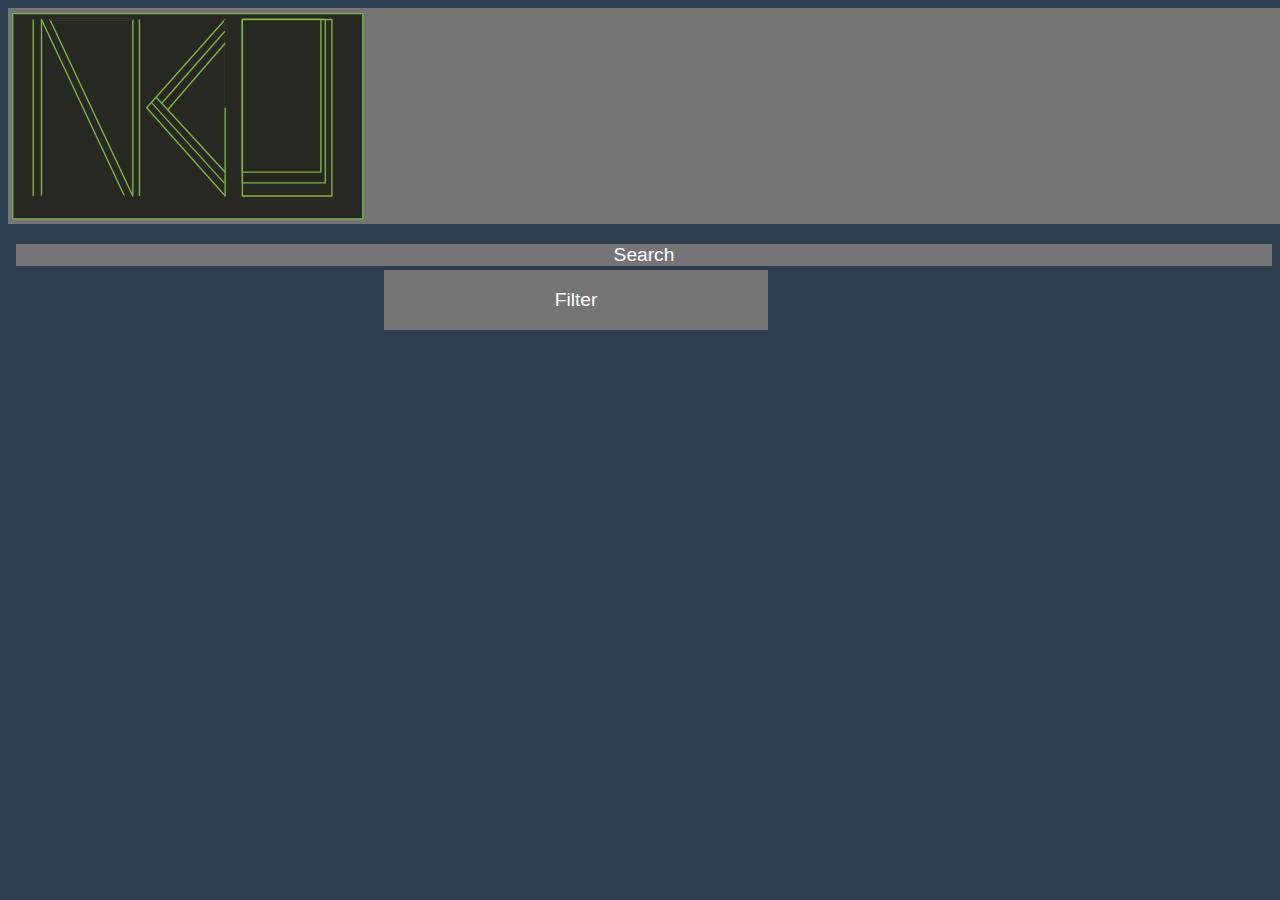
<file: ngo/menu.html>
<!DOCTYPE html PUBLIC "-//W3C//DTD XHTML 1.0 Strict//EN" "http://www.w3.org/TR/xhtml1/DTD/xhtml1-strict.dtd">
<html xmlns="http://www.w3.org/1999/xhtml" xmlns:v="urn:schemas-microsoft-com:vml">
	<head>
		<title>NGO Site</title>
		<link rel="stylesheet" type="text/css" href="../css/style.css" />
		<meta http-equiv="content-type" content="text/html; charset=utf-8"/>
		<script type="text/javascript" src="//maps.google.com/maps/api/js?sensor=false"></script>
		<script type="text/javascript" src="../js/jquery-1.10.2.js"></script>
		<script type="text/javascript" src="map.js"></script>
	</head>
	<body>
		<div id="titlebar" align="center"></div>
		<div id="toolbar" align="center"><p>Search</p></div>
		<div id="filter" align="center"><p>Filter</p></div>
	</body>
</html>
</file>
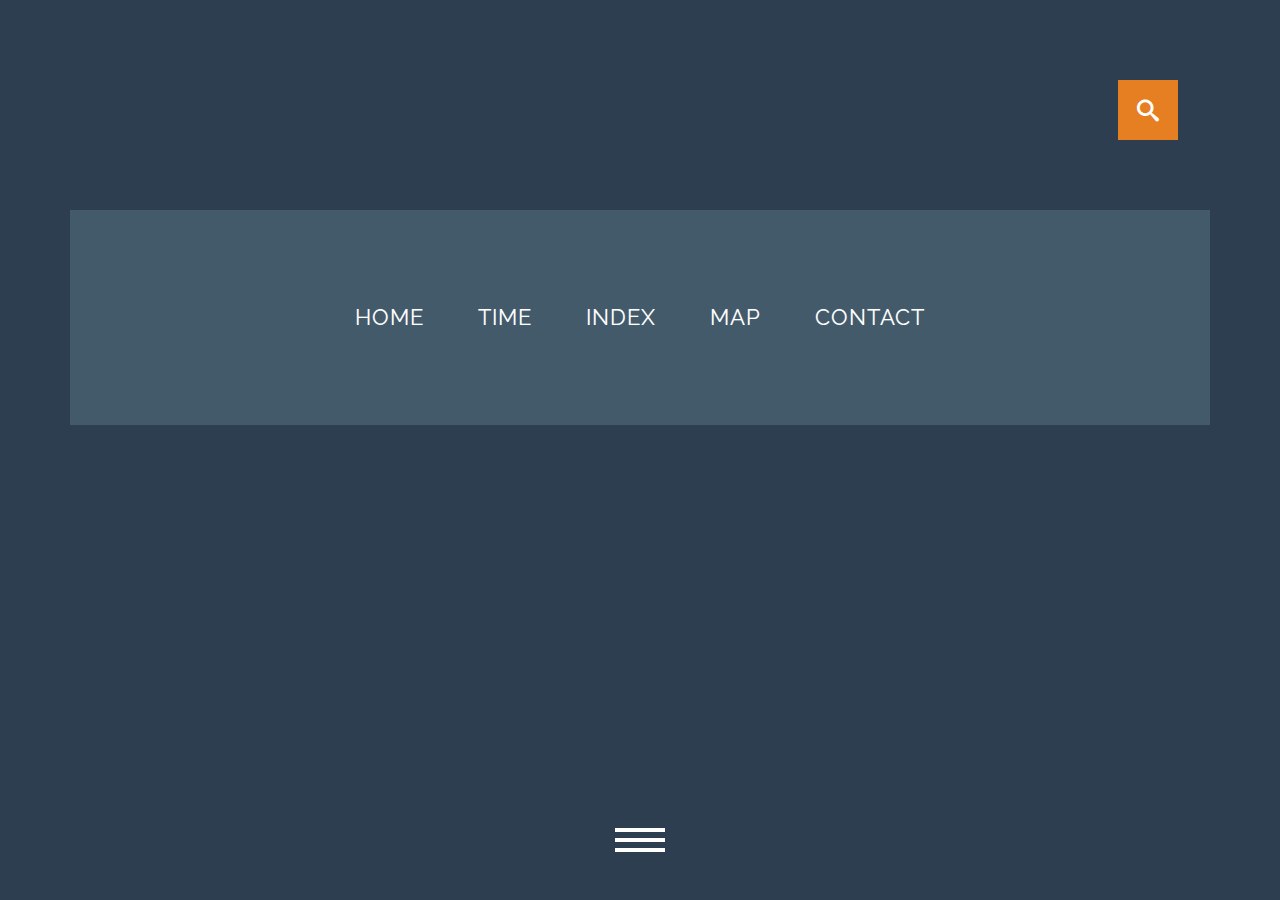
<file: ngo/siteMap.html>
<!DOCTYPE html>
<html lang="en">
	<head>
		<meta charset="UTF-8" />
		<title>Sitemap</title>
		<meta http-equiv="X-UA-Compatible" content="IE=edge,chrome=1">
		<meta name="viewport" content="width=device-width, initial-scale=1.0">
		<link rel="stylesheet" type="text/css" href="../css/uisearch/default.css" />
		<link rel="stylesheet" type="text/css" href="../css/uisearch/component.css" />
		<link rel="stylesheet" type="text/css" href="../css/menucss/normalize.css" />
		<link rel="stylesheet" type="text/css" href="../css/menucss/demo.css" />
		<link rel="stylesheet" type="text/css" href="../css/menucss/icons.css" />
		<link rel="stylesheet" type="text/css" href="../css/menucss/style3.css" />
		<link rel="stylesheet" type="text/css" href="../css/linkcss/normalize.css" />
		<link rel="stylesheet" type="text/css" href="../css/linkcss/demo.css" />
		<link rel="stylesheet" type="text/css" href="../css/linkcss/component.css" />
		<link rel="stylesheet" type="text/css" href="../css/unsemantic-grid-responsive.css" />
		<script src="../js/uisearch/modernizr.custom.js"></script>
		<script src="../js/menujs/modernizr.custom.js"></script>
		<script src="../js/linkjs/modernizr.custom.js"></script>
	</head>
	<body>
		<div class="container">
			<div class="column">
				<div id="sb-search" class="sb-search">
					<form>
						<input class="sb-search-input" placeholder="Enter your search term..." type="text" value="" name="search" id="search">
						<input class="sb-search-submit" type="submit" value="">
						<span class="sb-icon-search"></span>
					</form>
				</div>
			</div>
		</div>
		<div class="container">
			<section class="color-1">
				<nav class="cl-effect-12">
					<a href="#">Home</a>
					<a href="#">Time</a>
					<a href="#">Index</a>
					<a href="#">Map</a>
					<a href="#">Contact</a>
				</nav>
			</section>
			<!--
			<section class="color-8">
				<nav class="cl-effect-7">
					<a href="#">Languor</a>
					<a href="#">Lassitude</a>
					<a href="#">Murmurous</a>
					<a href="#">Palimpsest</a>
					<a href="#">Assemblage</a>
				</nav>
			</section>
			<section class="color-6">
				<nav class="cl-effect-12">
					<a href="#">Wafture</a>
					<a href="#">Sumptuous</a>
					<a href="#">Scintilla</a>
					<a href="#">Propinquity</a>
					<a href="#">Harbinger</a>
				</nav>
			</section>
			-->
		</div>
		<nav id="bt-menu" class="bt-menu">
			<a href="#" class="bt-menu-trigger"><span>Menu</span></a>
			<ul>
				<li>
					<a href="home.html" class="bt-icon icon-user-outline">Home</a>
				</li>
				<li>
					<a href="timeLine.html" class="bt-icon icon-sun">Time</a>
				</li>
				<li>
					<a href="NameIndex.html" class="bt-icon icon-windows">Index</a>
				</li>
				<li>
					<a href="showMap.html" class="bt-icon icon-bubble">Map</a>
				</li>
				<li>
					<a href="siteMap.html" class="bt-icon icon-star">Site Map</a>
				</li>
				<li>
					<a href="contact.html" class="bt-icon icon-speaker">Contact</a>
				</li>
			</ul>
		</nav>
		</div>

		<script src="../js/uisearch/classie.js"></script>
		<script src="../js/uisearch/uisearch.js"></script>
		<script src="../js/menujs/classie.js"></script>
		<script src="../js/menujs/borderMenu.js"></script>
		<script type="text/javascript" src="../js/jquery-1.10.2.js"></script>
		<script>
			new UISearch(document.getElementById('sb-search'));
		</script>
	</body>
</html>
</file>
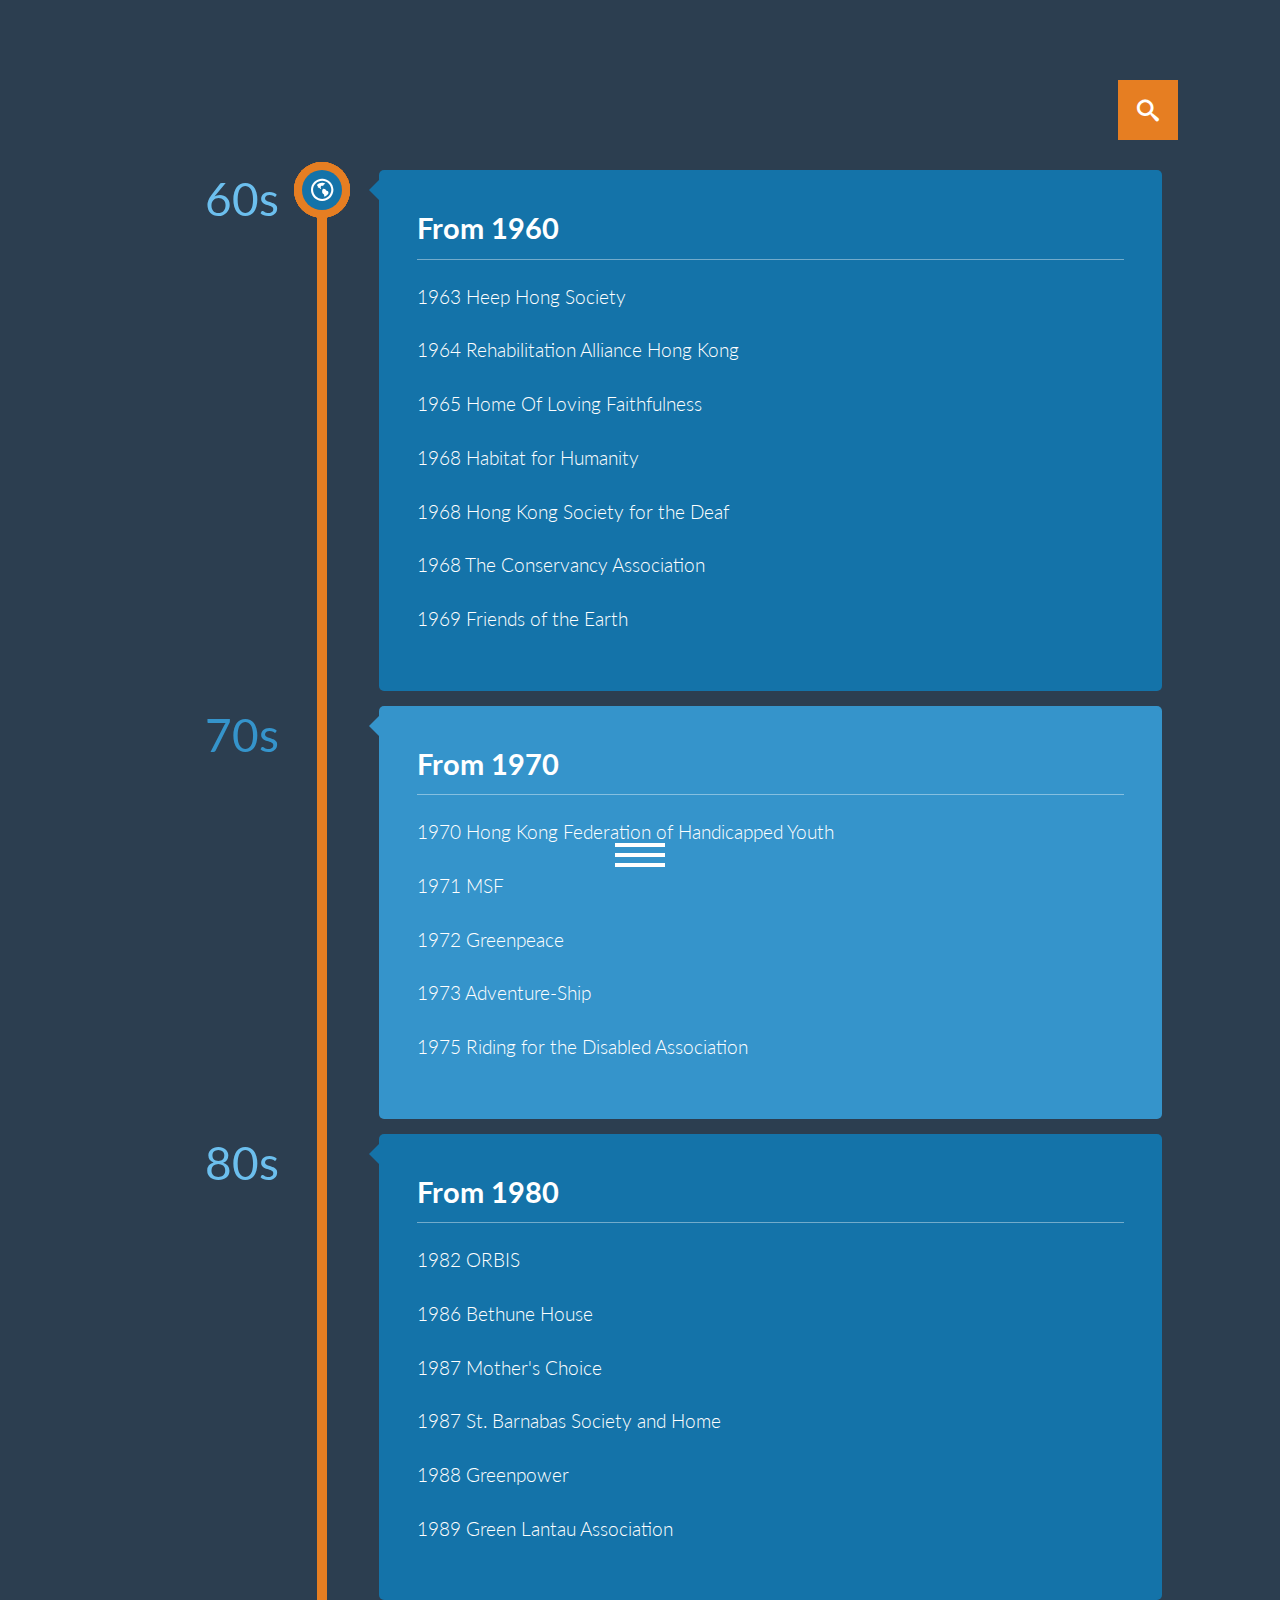
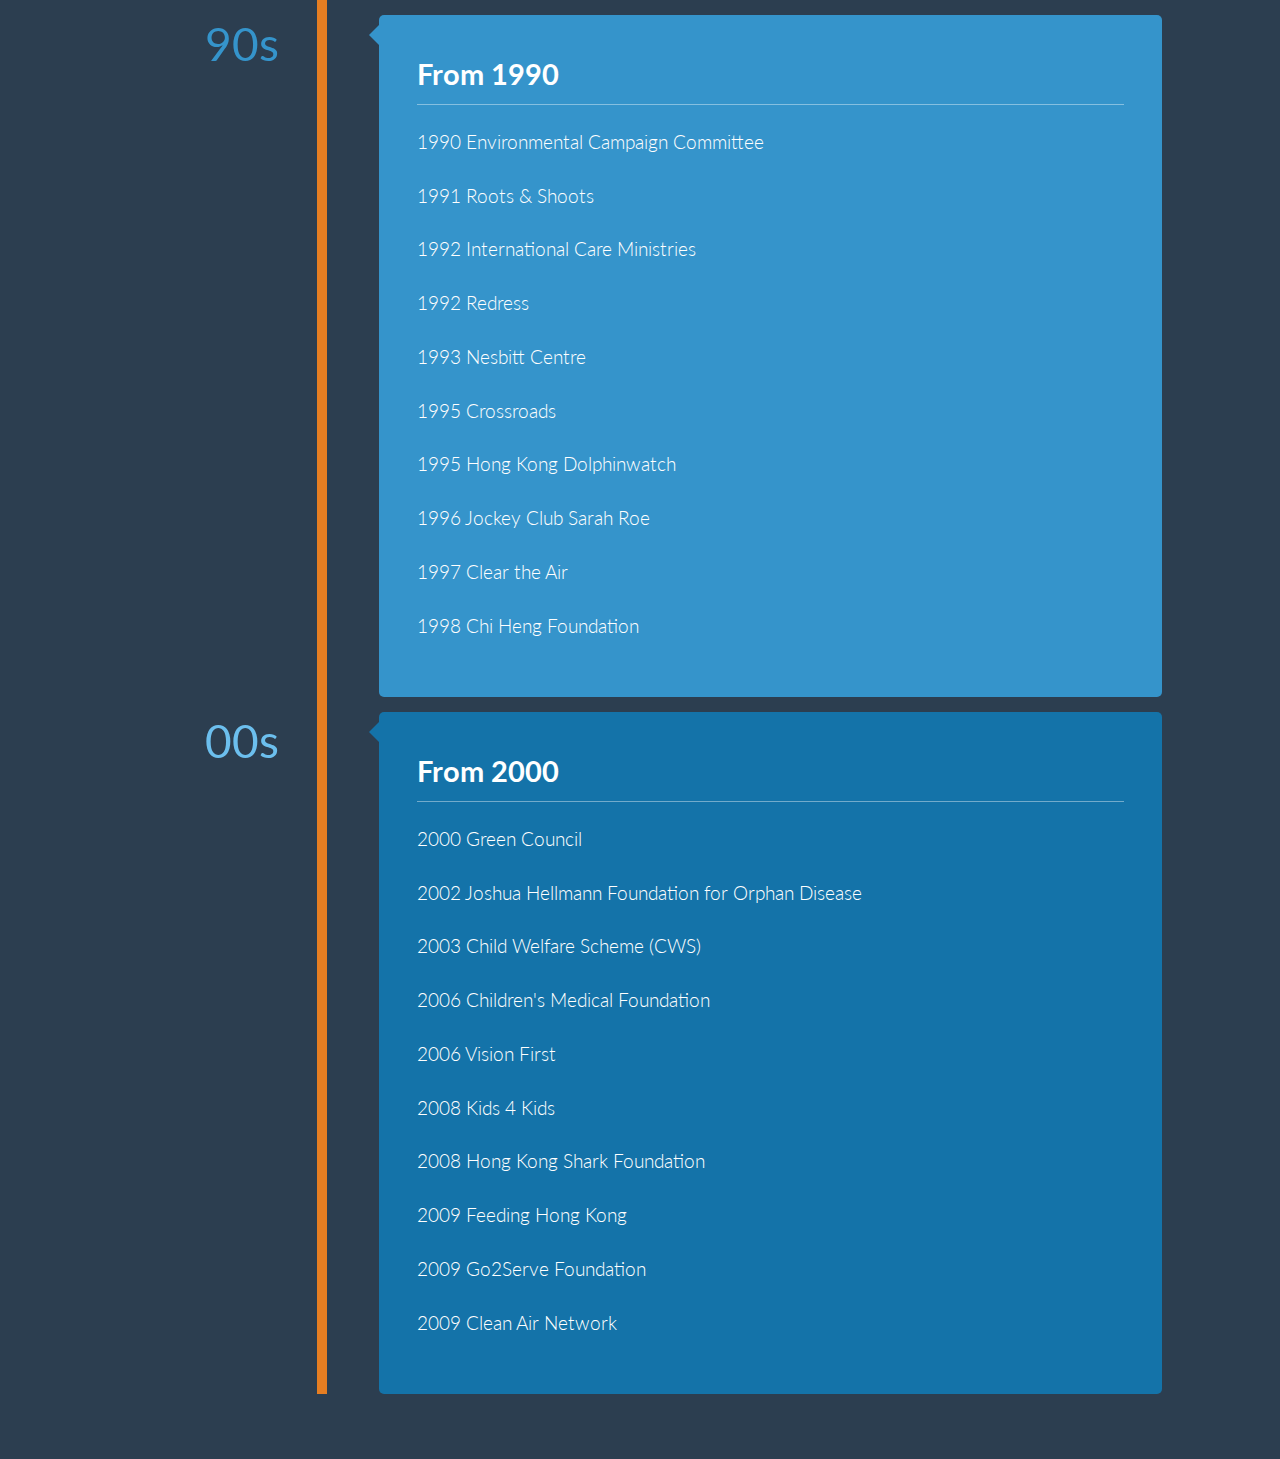
<file: ngo/timeLine.html>
<!DOCTYPE html>
<html lang="en">
	<head>
		<meta charset="UTF-8" />
		<title>Timeline</title>
		<meta http-equiv="X-UA-Compatible" content="IE=edge,chrome=1">
		<meta name="viewport" content="width=device-width, initial-scale=1.0">
		<link rel="stylesheet" type="text/css" href="../css/uisearch/default.css" />
		<link rel="stylesheet" type="text/css" href="../css/uisearch/component.css" />
		<link rel="stylesheet" type="text/css" href="../css/menucss/normalize.css" />
		<link rel="stylesheet" type="text/css" href="../css/menucss/demo.css" />
		<link rel="stylesheet" type="text/css" href="../css/menucss/icons.css" />
		<link rel="stylesheet" type="text/css" href="../css/menucss/style3.css" />
		<link rel="stylesheet" type="text/css" href="../css/timelinecss/default.css" />
		<link rel="stylesheet" type="text/css" href="../css/timelinecss/component.css" />
		<link rel="stylesheet" type="text/css" href="../css/timeline_overlay.css" />
		<link rel="stylesheet" type="text/css" href="../css/unsemantic-grid-responsive.css" />
		<script src="../js/uisearch/modernizr.custom.js"></script>
		<script src="../js/menujs/modernizr.custom.js"></script>
		<script src="../js/timelinejs/modernizr.custom.js"></script>
	</head>
	<body>
		<div class="container">
			<div class="column">
				<div id="sb-search" class="sb-search">
					<form>
						<input class="sb-search-input" placeholder="Enter your search term..." type="text" value="" name="search" id="search">
						<input class="sb-search-submit" type="submit" value="">
						<span class="sb-icon-search"></span>
					</form>
				</div>
			</div>
		</div>
		<div class="overlay"></div>
		<div class="modal">
			<div id="dialog"></div>
			<div id="divMap" style="width: 200px; height: 200px"></div>
		</div>
		<div class="main">
			<ul class="cbp_tmtimeline">
				<li>
					<time class="cbp_tmtime" datetime="1960">
						<span>60s</span>
					</time>
					<div class="cbp_tmicon cbp tmicon-earth"></div>
					<div class="cbp_tmlabel">
						<h2>From 1960</h2>
						<p>
							<div class="year" id="60_1">1963 Heep Hong Society</div>
							<br />
							<div class="year" id="60_2">1964 Rehabilitation Alliance Hong Kong</div>
							<br />
							<div class="year" id="60_3">1965 Home Of Loving Faithfulness</div>
							<br />
							<div class="year" id="60_4">1968 Habitat for Humanity</div>
							<br />
							<div class="year" id="60_5">1968 Hong Kong Society for the Deaf</div>
							<br />
							<div class="year" id="60_6">1968 The Conservancy Association</div>
							<br />
							<div class="year" id="60_7">1969 Friends of the Earth</div>
						</p>
					</div>
				</li>
				<li>
					<time class="cbp_tmtime" datetime="1970">
						<span>70s</span>
					</time>
					<div class="cbp_tmicon cbp tmicon-earth"></div>
					<div class="cbp_tmlabel">
						<h2>From 1970</h2>
						<p>
							<div class="year" id="70_1">1970 Hong Kong Federation of Handicapped Youth</div>
							<br />
							<div class="year" id="70_2">1971 MSF</div>
							<br />
							<div class="year" id="70_3">1972 Greenpeace</div>
							<br />
							<div class="year" id="70_4">1973 Adventure-Ship</div>
							<br />
							<div class="year" id="70_5">1975 Riding for the Disabled Association</div>
						</p>
					</div>
				</li>
				<li>
					<time class="cbp_tmtime" datetime="1980">
						<span>80s</span>
					</time>
					<div class="cbp_tmicon cbp_tmicon-earth"></div>
					<div class="cbp_tmlabel">
						<h2>From 1980</h2>
						<p>
							<div class="year" id="80_1">1982 ORBIS</div>
							<br />
							<div class="year" id="80_2">1986 Bethune House</div>
							<br />
							<div class="year" id="80_3">1987 Mother's Choice</div>
							<br />
							<div class="year" id="80_4">1987 St. Barnabas Society and Home</div>
							<br />
							<div class="year" id="80_5">1988 Greenpower</div>
							<br />
							<div class="year" id="80_6">1989 Green Lantau Association</div>
						</p>
					</div>
				</li>
				<li>
					<time class="cbp_tmtime" datetime="1990">
						<span>90s</span>
					</time>
					<div class="cbp_tmicon cbp_tmicon-earth"></div>
					<div class="cbp_tmlabel">
						<h2>From 1990</h2>
						<p>
							<div class="year" id="90_1">1990 Environmental Campaign Committee</div>
							<br />
							<div class="year" id="90_2">1991 Roots &amp; Shoots</div>
							<br />
							<div class="year" id="90_3">1992 International Care Ministries</div>
							<br />
							<div class="year" id="90_4">1992 Redress</div>
							<br />
							<div class="year" id="90_5">1993 Nesbitt Centre</div>
							<br />
							<div class="year" id="90_6">1995 Crossroads</div>
							<br />
							<div class="year" id="90_7">1995 Hong Kong Dolphinwatch</div>
							<br />
							<div class="year" id="90_8">1996 Jockey Club Sarah Roe</div>
							<br />
							<div class="year" id="90_9">1997 Clear the Air</div>
							<br />
							<div class="year" id="90_10">1998 Chi Heng Foundation</div>
						</p>
					</div>
				</li>
				<li>
					<time class="cbp_tmtime" datetime="2000">
						<span>00s</span>
					</time>
					<div class="cbp_tmicon cbp_tmicon-earth"></div>
					<div class="cbp_tmlabel">
						<h2>From 2000</h2>
						<p>
							<div class="year" id="00_1">2000 Green Council</div>
							<br />
							<div class="year" id="00_2">2002 Joshua Hellmann Foundation for Orphan Disease</div>
							<br />
							<div class="year" id="00_3">2003 Child Welfare Scheme (CWS)</div>
							<br />
							<div class="year" id="00_4">2006 Children's Medical Foundation</div>
							<br />
							<div class="year" id="00_5">2006 Vision First</div>
							<br />
							<div class="year" id="00_6">2008 Kids 4 Kids</div>
							<br />
							<div class="year" id="00_7">2008 Hong Kong Shark Foundation</div>
							<br />
							<div class="year" id="00_8">2009 Feeding Hong Kong</div>
							<br />
							<div class="year" id="00_9">2009 Go2Serve Foundation</div>
							<br />
							<div class="year" id="00_10">2009 Clean Air Network</div>
						</p>
					</div>
				</li>
			</ul>
		</div>

		<nav id="bt-menu" class="bt-menu">
			<a href="#" class="bt-menu-trigger"><span>Menu</span></a>
			<ul>
				<li>
					<a href="home.html" class="bt-icon icon-user-outline">Home</a>
				</li>
				<li>
					<a href="timeLine.html" class="bt-icon icon-sun">Time</a>
				</li>
				<li>
					<a href="NameIndex.html" class="bt-icon icon-windows">Index</a>
				</li>
				<li>
					<a href="showMap.html" class="bt-icon icon-bubble">Map</a>
				</li>
				<li>
					<a href="siteMap.html" class="bt-icon icon-star">Site Map</a>
				</li>
				<li>
					<a href="contact.html" class="bt-icon icon-speaker">Contact</a>
				</li>
			</ul>
		</nav>
		<script src="../js/uisearch/classie.js"></script>
		<script src="../js/uisearch/uisearch.js"></script>
		<script src="../js/menujs/classie.js"></script>
		<script src="../js/menujs/borderMenu.js"></script>
		<!--<script type="text/javascript" src="../js/jquery.ui.map.full.min.js"></script>-->
		<script type="text/javascript" src="../js/jquery-1.10.2.js"></script>
		<script type="text/javascript" src="//maps.google.com/maps/api/js?sensor=false"></script>
		<script src="createTimeline.js"></script>
		<script>
			new UISearch(document.getElementById('sb-search'));
		</script>
	</body>
</html>
</file>
<file: css/style.css>
body {
	background-color:#2c3e50;
	font-family: Trebuchet MS, Helvetica, sans-serif;
}
h1 {
	color: #DCDCDC;
}

p {
	color: #fff;
}

/****************************** menu.html ******************************/

#titlebar {
	background-color: #757575;
	background-image: url('../images/sitelogo.svg');
	background-repeat: no-repeat;
	height: 70px;
	width: 100%;
	padding-top: 10%;
	padding-left: 10%;
	padding-bottom: 20px;
}

#toolbar {
	background-color: #757575;
	font-size: 120%;
	margin-left: inherit;
}

#filter {
	background-color: #757575;
	font-size: 120%;
	position: fixed;
	top: 30%;
	left: 30%;
	width: 30%;
}

#toolbar:hover, #filter:hover {
	border: 1px solid  #7FB347;
	opacity: 0.7;
	color: #7FB347;
}
/****************************** ShowMap.html ******************************/

#map-canvas {
	margin: auto;
}

/****************************** Home.html ******************************/

#status {
	border-radius: 15px;
	background-color: #D0D0D0;
	color:#000;
	font-size: 110%;
	margin: auto;
	width: 60%;
}

#loginname {
	padding-top : 10px;
	padding-left: 10px;
}

#news {
	background: transparent;
	background-color: none;
	background-image: url('../images/news.png');
	background-position:  0px 0px;
    background-repeat: no-repeat;
    border: none;
    cursor: pointer;
    height: 50px;
    left: 80%;
    width: 50px;
    outline: 0;
    position: relative;
}

#news:hover, #logoff:hover {
	opacity: 0.5;
}

#logoff {
	background: transparent;
	background-color: none;
	background-image: url('../images/power.png');
	background-position:  0px 0px;
    background-repeat: no-repeat;
    border: none;
    cursor: pointer;
    height: 50px;
    left: 85%;
    width: 50px;
    outline: 0;
    position: relative;
}

#transp:after {
	background-color: #000
	border: 0px solid black;
	opacity: 0.6;
	filter: alpha(opacity=90);
}

/****************************** Login.html ******************************/

#ngo {
	border-radius: 15px;
	background-color: #757575;
	width: 30%;
	position: fixed;
	left: 15%;
	top: 10%;
}

#ngo:hover {
	border: 2px solid #7FB347;
	opacity: 0.9;
}

#login {
	border-radius: 15px;
	background-color: #757575;
	width: 30%;
	position: fixed;
	left: 50%;
	top: 10%;
}

#login:hover {
	border: 2px solid #7FB347;
	opacity: 0.9;
}

#oldUserName, #oldPwd, #userName, #pwd, #fullname, #phone {
	border: 1px solid #A9A9A9;
	border-radius: 5px;
	height: 30px;
	width: 90%;
	font-size: 100%;
}

#oldUserName:hover, #oldPwd:hover, #userName:hover, #pwd:hover, #fullname:hover, #phone:hover, #address:hover{
	border: 2px solid #7FB347;
}

#address {
	border: 1px solid #A9A9A9;
	border-radius: 5px;
	height: 70px;
	width: 89%;
	resize: none;
}

.mybutton {
	border: 1px solid #303030;
	background-image: url('../images/grey.png');
	border-radius: 5px;
	cursor: pointer;
	color: #fff;
	font-size: 100%;
	width: 90%;
	height: 30px;
}

#oldMember-submit:hover, #newMember-submit:hover {
	opacity: 0.5;
}

input[type='text'], input[type='password'] {
	text-align: center;
}

input[type='text']:focus, input[type='password']:focus {
	text-align: left;
}
</file>
<file: css/uisearch/default.css>
/* General Demo Style */
@import url(http://fonts.googleapis.com/css?family=Lato:300,400,700);

@font-face {
	font-family: 'codropsicons';
	src:url('../fonts/codropsicons/codropsicons.eot');
	src:url('../fonts/codropsicons/codropsicons.eot?#iefix') format('embedded-opentype'),
		url('../fonts/codropsicons/codropsicons.woff') format('woff'),
		url('../fonts/codropsicons/codropsicons.ttf') format('truetype'),
		url('../fonts/codropsicons/codropsicons.svg#codropsicons') format('svg');
	font-weight: normal;
	font-style: normal;
}

*, *:after, *:before { -webkit-box-sizing: border-box; -moz-box-sizing: border-box; box-sizing: border-box; }
body, html { font-size: 100%; padding: 0; margin: 0;}

/* Clearfix hack by Nicolas Gallagher: http://nicolasgallagher.com/micro-clearfix-hack/ */
.clearfix:before, .clearfix:after { content: " "; display: table; }
.clearfix:after { clear: both; }

body {
	font-family: 'Lato', Calibri, Arial, sans-serif;
	color: #eaeaea;
	background: #2c3e50;
}

a {
	color: #b4c7da;
	text-decoration: none;
}

a:hover,
a:active {
	color: #fff;
}

/* Header Style */
.main,
.container > header {
	margin: 0 auto;
	padding: 2em;
}

.container > header {
	text-align: center;
	background: rgba(0,0,0,0.01);
}

.container > header h1 {
	font-size: 2.625em;
	line-height: 1.3;
	margin: 0;
	font-weight: 300;
}

.container > header span {
	display: block;
	font-size: 60%;
	color: #e67e22;
	padding: 0 0 0.6em 0.1em;
}

/* Main Content */
.main {
	max-width: 69em;
}

.column {
	float: left;
	width: 100%;
	padding: 0 2em;
	min-height: 100px;
	position: relative;
}

.column:nth-child(2) {
	box-shadow: -1px 0 0 rgba(0,0,0,0.1);
}

.column p {
	font-weight: 300;
	font-size: 2em;
	padding: 0;
	margin: 0;
	text-align: right;
	line-height: 1.5;
}

.column a {
	border: 3px solid #b4c7da;
	padding: 0 15px;
	display: inline-block;
	margin: 20px 0;
}

.column a:hover {
	border-color: #fff;
}

/* To Navigation Style */
.codrops-top {
	background: #566472;
	background: rgba(255, 255, 255, 0.2);
	text-transform: uppercase;
	width: 100%;
	font-size: 0.69em;
	line-height: 2.2;
}

.codrops-top a {
	padding: 0 1em;
	letter-spacing: 0.1em;
	color: #fff;
	display: inline-block;
}

.codrops-top a:hover {
	background: rgba(255,255,255,0.8);
	color: #2c3e50;
}

.codrops-top span.right {
	float: right;
}

.codrops-top span.right a {
	float: left;
	display: block;
}

.codrops-icon:before {
	font-family: 'codropsicons';
	margin: 0 4px;
	speak: none;
	font-style: normal;
	font-weight: normal;
	font-variant: normal;
	text-transform: none;
	line-height: 1;
	-webkit-font-smoothing: antialiased;
}

.codrops-icon-drop:before {
	content: "\e001";
}

.codrops-icon-prev:before {
	content: "\e004";
}

@media screen and (max-width: 46.0625em) {
	.column {
		width: 100%;
		min-width: auto;
		min-height: auto;
		padding: 1em; 
	}

	.column p {
		text-align: left;
		font-size: 1.5em;
	}

	.column:nth-child(2) {
		box-shadow: 0 -1px 0 rgba(0,0,0,0.1);
	}
}

@media screen and (max-width: 25em) {

	.codrops-icon span {
		display: none;
	}

}
</file>
<file: css/uisearch/component.css>
/* Search icon by IcoMoon, made with http://icomoon.io/app/ */
@font-face {
	font-family: 'icomoon';
	src:url('../../fonts/icomoon/icomoon.eot');
	src:url('../../fonts/icomoon/icomoon.eot?#iefix') format('embedded-opentype'),
		url('../../fonts/icomoon/icomoon.woff') format('woff'),
		url('../../fonts/icomoon/icomoon.ttf') format('truetype'),
		url('../../fonts/icomoon/icomoon.svg#icomoon') format('svg');
	font-weight: normal;
	font-style: normal;
}

.sb-search {
	position: relative;
	margin-top: 10px;
	width: 0%;
	min-width: 60px;
	height: 60px;
	float: right;
	overflow: hidden;
	-webkit-transition: width 0.3s;
	-moz-transition: width 0.3s;
	transition: width 0.3s;
	-webkit-backface-visibility: hidden;
}

.sb-search-input {
	position: absolute;
	top: 0;
	right: 0;
	border: none;
	outline: none;
	background: #fff;
	width: 100%;
	height: 60px;
	margin: 0;
	z-index: 10;
	padding: 20px 65px 20px 20px;
	font-family: inherit;
	font-size: 20px;
	color: #2c3e50;
}

.sb-search-input::-webkit-input-placeholder {
	color: #efb480;
}

.sb-search-input:-moz-placeholder {
	color: #efb480;
}

.sb-search-input::-moz-placeholder {
	color: #efb480;
}

.sb-search-input:-ms-input-placeholder {
	color: #efb480;
}

.sb-icon-search,
.sb-search-submit  {
	width: 60px;
	height: 60px;
	display: block;
	position: absolute;
	right: 0;
	top: 0;
	padding: 0;
	margin: 0;
	line-height: 60px;
	text-align: center;
	cursor: pointer;
	
}

.sb-search-submit {
	background: #fff; /* IE needs this */
	-ms-filter: "progid:DXImageTransform.Microsoft.Alpha(Opacity=0)"; /* IE 8 */
    filter: alpha(opacity=0); /* IE 5-7 */
    opacity: 0;
	color: transparent;
	border: none;
	outline: none;
	z-index: -1;
}

.sb-icon-search {
	color: #fff;
	
	background: #e67e22;
	z-index: 90;
	font-size: 22px;
	font-family: 'icomoon';
	speak: none;
	font-style: normal;
	font-weight: normal;
	font-variant: normal;
	text-transform: none;
	-webkit-font-smoothing: antialiased;
}

.sb-icon-search:before {
	content: "\e000";
}

/* Open state */
.sb-search.sb-search-open,
.no-js .sb-search {
	width: 100%;
}

.sb-search.sb-search-open .sb-icon-search,
.no-js .sb-search .sb-icon-search {
	background: #da6d0d;
	color: #fff;
	z-index: 11;
}

.sb-search.sb-search-open .sb-search-submit,
.no-js .sb-search .sb-search-submit {
	z-index: 90;
}
</file>
<file: css/menucss/demo.css>
@import url(http://fonts.googleapis.com/css?family=Lato:300,400,700);
@font-face {
	font-weight: normal;
	font-style: normal;
	font-family: 'codropsicons';
	src:url('../../fonts/codropsicons/codropsicons.eot');
	src:url('../../fonts/codropsicons/codropsicons.eot?#iefix') format('embedded-opentype'),
		url('../../fonts/codropsicons/codropsicons.woff') format('woff'),
		url('../../fonts/codropsicons/codropsicons.ttf') format('truetype'),
		url('../../fonts/codropsicons/codropsicons.svg#codropsicons') format('svg');
}

body {
	color: #fff;
	font-family: 'Lato', Arial, sans-serif;
}

a,
a:focus {
	outline: none;
}

.codrops-header {
	position: relative;
	margin: 0 auto;
	max-width: 60%;
	text-align: center;
}

.codrops-header a {
	outline: none;
	color: #fff;
	text-decoration: none;
	opacity: 0.7;
}

.codrops-header a:hover,
.codrops-header a:focus {
	opacity: 1;
}

.codrops-header h1 {
	margin: 0;
	font-weight: 300;
	font-size: 2.625em;
	line-height: 1.3;
}

.codrops-header h1 span {
	display: block;
	padding: 0.4em 1em 1em;
	font-size: 60%;
}

.codrops-links {
	margin: 0;
}

.codrops-links a {
	display: inline-block;
	margin: 0 0.6em;
	text-transform: uppercase;
	letter-spacing: 1px;
	font-size: 75%;
}

.codrops-icon:before {
	margin: 0 4px;
	text-transform: none;
	font-weight: normal;
	font-style: normal;
	font-variant: normal;
	font-family: 'codropsicons';
	line-height: 1;
	speak: none;
	-webkit-font-smoothing: antialiased;
}

.codrops-icon-drop:before {
	content: "\e001";
}

.codrops-icon-prev:before {
	content: "\e004";
}

/* Demo Buttons Style */
.codrops-demos {
	padding: 2em 0 3em;
}

.codrops-demos a {
	display: inline-block;
	margin: 0.5em;
	padding: 0.7em 1.1em;
	outline: none;
	border: 3px solid rgba(0,0,0,0.3);
	color: rgba(0,0,0,0.3);
	text-decoration: none;
	font-weight: 700;
	opacity: 1;
	-webkit-transition: all 0.2s;
	transition: all 0.2s;
}

.codrops-demos a:hover,
.codrops-demos a.current-demo,
.codrops-demos a.current-demo:hover,
.codrops-demos a:focus {
	border-color: #fff;
	color: #fff;
}

/* Related demos */

.codrops-related {
	padding-bottom: 2em;
	color: rgba(0,0,0,0.4);
}

.codrops-related a {
	display: inline-block;
	margin-top: 0.5em;
}

@media screen and (max-width: 30em) {
	body {
		font-size: 90%;
	}
}

@media screen and (max-height: 29em) {
	.container {
		height: auto;
	}
	.codrops-header {
		position: relative;
		margin: 0 auto;
		height: auto;
		max-width: 100%;
	}
}
</file>
<file: css/menucss/icons.css>
@charset "UTF-8";
@font-face {
  font-family: "minicons-webalys";
  src:url("../../fonts/demoicons/minicons-webalys.eot");
  src:url("../../fonts/demoicons/minicons-webalys.eot?#iefix") format("embedded-opentype"),
    url("../../fonts/demoicons/minicons-webalys.ttf") format("truetype"),
    url("../../fonts/demoicons/minicons-webalys.svg#minicons-webalys") format("svg"),
    url("../../fonts/demoicons/minicons-webalys.woff") format("woff");
  font-weight: normal;
  font-style: normal;
}

@font-face {
  font-family: 'FontAwesome';
  src:url('../../fonts/demoicons/FontAwesome.eot');
  src:url('../../fonts/demoicons/FontAwesome.eot?#iefix') format('embedded-opentype'),
    url('../../fonts/demoicons/FontAwesome.woff') format('woff'),
    url('../../fonts/demoicons/FontAwesome.ttf') format('truetype'),
    url('../../fonts/demoicons/FontAwesome.svg#FontAwesome') format('svg');
  font-weight: normal;
  font-style: normal;
}

.bt-icon:before,
.bt-icon-alt:before {
  font-family: "minicons-webalys";
  font-style: normal;
  font-weight: normal;
  font-variant: normal;
  text-transform: none !important;
  speak: none;
  display: inline-block;
  text-decoration: none;
  width: 1em;
  line-height: inherit;
  -webkit-font-smoothing: antialiased;
}

.bt-icon-alt:before {
  font-family: "FontAwesome";
}

.icon-window-delete:before {
  content: "\e000";
}

.icon-download:before {
  content: "\e002";
}

.icon-home:before {
  content: "\e003";
}

.icon-calendar:before {
  content: "\e004";
}

.icon-folder-add:before {
  content: "\e001";
}

.icon-windows:before {
  content: "\e008";
}

.icon-volume:before {
  content: "\e00e";
}

.icon-speaker:before {
  content: "\e011";
}

.icon-star:before {
  content: "\e012";
}

.icon-sun:before {
  content: "\e014";
}

.icon-trash:before {
  content: "\e018";
}

.icon-zoom:before {
  content: "\e005";
}

.icon-user-outline:before {
  content: "\e006";
}

.icon-picture:before {
  content: "\e007";
}

.icon-phone:before {
  content: "\e009";
}

.icon-newspaper:before {
  content: "\e00a";
}

.icon-printer:before {
  content: "\e00b";
}

.icon-microwave:before {
  content: "\e00c";
}

.icon-refresh:before {
  content: "\e00d";
}

.icon-lock:before {
  content: "\e00f";
}

.icon-email:before {
  content: "\e010";
}

.icon-browser:before {
  content: "\e013";
}

.icon-bubble:before {
  content: "\e015";
}

.icon-calculator:before {
  content: "\e016";
}

.icon-cd:before {
  content: "\e017";
}

.icon-enter:before {
  content: "\e019";
}

.icon-file-add:before {
  content: "\e01a";
}

.icon-flag:before {
  content: "\e01b";
}

.icon-twitter:before {
  content: "\e01c";
}

.icon-gplus:before {
  content: "\e020";
}

.icon-github:before {
  content: "\e021";
}

.icon-facebook:before {
  content: "\e01d";
}

/* Font Awesome */
.icon-step-backward:before {
  content: "\f048";
}
.icon-backward:before {
  content: "\f04a";
}
.icon-pause:before {
  content: "\f04c";
}
.icon-stop:before {
  content: "\f04d";
}
.icon-forward:before {
  content: "\f04e";
}
.icon-step-forward:before {
  content: "\f051";
}
.icon-play:before {
  content: "\f04b";
}
</file>
<file: css/menucss/style3.css>
*,
*:after,
*::before {
    -webkit-box-sizing: border-box;
    -moz-box-sizing: border-box;
    box-sizing: border-box;
}

body  {
	background: #2c3e50;
}

.container {
	padding: 70px;
}

.bt-menu {
	position: fixed;
	top: 0;
	left: 0;
	width: 100%;
	height: 0;
	border-width: 0px;
	border-style: solid;
	border-color: #333;
	background-color: rgba(0,0,0,0);
	-webkit-backface-visibility: hidden;
	-webkit-transition: border-width 0.3s, background-color 0.3s, height 0s 0.3s;
	transition: border-width 0.3s, background-color 0.3s, height 0s 0.3s;
}

.bt-menu.bt-menu-open {
	height: 100%;
	border-width: 30px 30px 90px 30px;
	background-color: rgba(0,0,0,0.3);
	-webkit-transition: border-width 0.3s, background-color 0.3s;
	transition: border-width 0.3s, background-color 0.3s;
}

.bt-overlay {
	position: absolute;
	width: 100%;
}

.bt-menu-open .bt-overlay {
	height: 100%;
}

.bt-menu-trigger {
	position: fixed;
	bottom: 22px;
	left: 50%;
	z-index: 100;
	display: block;
	margin-left: -25px;
	width: 50px;
	height: 50px;
	cursor: pointer;
}

.bt-menu-trigger span {
	position: absolute;
	top: 50%;
	left: 0;
	display: block;
	width: 100%;
	height: 8%;
	background-color: #fff;
	font-size: 0px;
	-webkit-transition: background-color 0.3s;
	transition: background-color 0.3s;
	-webkit-touch-callout: none;
	-webkit-user-select: none;
	-khtml-user-select: none;
	-moz-user-select: none;
	-ms-user-select: none;
	user-select: none;
}

.bt-menu-open .bt-menu-trigger span {
	background-color: #2980b9;
}

.bt-menu-trigger span:before,
.bt-menu-trigger span:after {
	position: absolute;
	left: 0;
	width: 100%;
	height: 100%;
	background: #fff;
	content: '';
	-webkit-transition: -webkit-transform 0.3s, background-color 0.3s;
	transition: transform 0.3s, background-color 0.3s;
}

.bt-menu-trigger span:before {
	-webkit-transform: translateY(-250%);
	transform: translateY(-250%);
}

.bt-menu-trigger span:after {
	-webkit-transform: translateY(250%);
	transform: translateY(250%);
}

.bt-menu-open .bt-menu-trigger span:before,
.bt-menu-open .bt-menu-trigger span:after {
	background-color: #2980b9;
}

.bt-menu-open .bt-menu-trigger span:before {
	-webkit-transform: translateY(-350%);
	transform: translateY(-350%);
}

.bt-menu-open .bt-menu-trigger span:after {
	-webkit-transform: translateY(350%);
	transform: translateY(350%);
}

.bt-menu ul {
	position: fixed;
	bottom: 0px;
	left: 0;
	margin: 0;
	padding: 0;
	width: 100%;
	list-style: none;
	text-align: center;
	white-space: nowrap;
	height: 0;
	-webkit-transition: height 0s 0.3s;
	transition: height 0s 0.3s;
}

.bt-menu.bt-menu-open ul {
	height: 90px;
	-webkit-transition: none;
	transition: none;
}

.bt-menu ul li,
.bt-menu ul li a {
	text-align: center;
}

.bt-menu ul li {
	display: inline-block;
	margin: 0 2%;
	width: 5%;
	height: 90px;
	line-height: 90px;
	opacity: 0;
	-webkit-transition: -webkit-transform 0.3s, opacity 0.3s;
	transition: transform 0.3s, opacity 0.3s;
	-webkit-transform: translate3d(0,100%,0);
	transform: translate3d(0,100%,0);
}

.bt-menu ul li:nth-child(3) {
	margin-right: 25px;
}
.bt-menu ul li:nth-child(4) {
	margin-right: 100px;
}
.bt-menu ul li:nth-child(5) {
	margin-right: 47px;
}
.bt-menu ul li:nth-child(6) {
	margin-right: 10px;
}
.bt-menu ul li:nth-child(7) {
	margin-right: 10px;
}
.bt-menu ul li:nth-child(8) {
	margin-right: 10px;
}

.bt-menu.bt-menu-open ul li {
	opacity: 1;
	-webkit-transform: translate3d(0,0,0);
	transform: translate3d(0,0,0);
}

.bt-menu.bt-menu-open ul li:first-child,
.bt-menu.bt-menu-open ul li:last-child {
	-webkit-transition-delay: 0.15s;
	transition-delay: 0.15s;
	margin-right:0px;
}

.bt-menu.bt-menu-open ul li:nth-child(2),
.bt-menu.bt-menu-open ul li:nth-last-child(2) {
	-webkit-transition-delay: 0.1s;
	transition-delay: 0.1s;
}

.bt-menu.bt-menu-open ul li:nth-child(3),
.bt-menu.bt-menu-open ul li:nth-last-child(3) {
	-webkit-transition-delay: 0.05s;
	transition-delay: 0.05s;
}

.bt-menu ul li a {
	display: block;
	outline: none;
	color: #fff;
	text-decoration: none;
	text-transform: uppercase;
	letter-spacing: 1px;
	font-size: 1.15em;
	-webkit-transition: color 0.2s;
	transition: color 0.2s;
}

.bt-menu ul li a:before {
	display: none;
	font-size: 32px;
}

.bt-menu ul li a:hover,
.bt-menu ul li a:focus {
	color: #2980b9;
}

@media screen and (max-width: 65.1em) {
	.bt-menu ul li a {
		font-size: 90%;
	}
}

@media screen and (max-width: 55.5em) {
	.bt-menu ul li {
		margin: 0 15px;
	}

	.bt-menu ul li a {
		font-size: 0px;
	}

	.bt-menu ul li a:before {
		display: block;
	}
}

@media screen and (max-width: 32em) {
	.bt-menu-trigger {
		width: 40px;
		margin-left: -20px;
	}

	.bt-menu ul li {
		margin: 0 2%;
	}

	.bt-menu ul li:nth-child(3) {
		margin-right: 50px;
	}

	.bt-menu ul li:nth-child(4) {
		margin-left: 50px;
	}

	.bt-menu ul li a:before {
		font-size: 24px;
	}
}
</file>
<file: css/linkcss/demo.css>
@import url(http://fonts.googleapis.com/css?family=Lato:300,400,700|Raleway:400,300,700);
@font-face {
	font-family: 'codropsicons';
	src:url('../fonts/codropsicons/codropsicons.eot');
	src:url('../fonts/codropsicons/codropsicons.eot?#iefix') format('embedded-opentype'),
		url('../fonts/codropsicons/codropsicons.woff') format('woff'),
		url('../fonts/codropsicons/codropsicons.ttf') format('truetype'),
		url('../fonts/codropsicons/codropsicons.svg#codropsicons') format('svg');
	font-weight: normal;
	font-style: normal;
}

.container > header,
.codrops-top {
	font-family: 'Lato', Arial, sans-serif;
}

.container > header {
	margin: 0 auto;
	padding: 2em;
	text-align: center;
	color: #89867e;
}

.container > header h1 {
	font-size: 2.625em;
	line-height: 1.3;
	margin: 0;
	font-weight: 300;
}

.container > header span {
	display: block;
	font-size: 60%;
	color: #ceccc6;
	padding: 0 0 0.6em 0.1em;
}

/* To Navigation Style */
.codrops-top {
	background: #fff;
	background: rgba(255, 255, 255, 0.6);
	text-transform: uppercase;
	width: 100%;
	font-size: 0.69em;
	line-height: 2.2;
}

.codrops-top a {
	text-decoration: none;
	padding: 0 1em;
	letter-spacing: 0.1em;
	color: #888;
	display: inline-block;
}

.codrops-top a:hover {
	background: rgba(255,255,255,0.95);
	color: #716d62;
}

.codrops-top span.right {
	float: right;
}

.codrops-top span.right a {
	float: left;
	display: block;
}

.codrops-icon:before {
	font-family: 'codropsicons';
	margin: 0 4px;
	speak: none;
	font-style: normal;
	font-weight: normal;
	font-variant: normal;
	text-transform: none;
	line-height: 1;
	-webkit-font-smoothing: antialiased;
}

.codrops-icon-drop:before {
	content: "\e001";
}

.codrops-icon-prev:before {
	content: "\e004";
}

.container > section {
	margin: 0 auto;
	padding: 5em 3em;
	text-align: center;
}

.color-1 {
	background: #435a6b;
}

.color-2 {
	background: #f39c12;
}

.color-3 {
	background: #2ac56c;
}

.color-4 {
	background: #0e83cd;
}

.color-5 {
	background: #cd4436;
}

.color-6 {
	background: #f19f0f;
}

.color-7 {
	background: #3fa46a;
}

.color-8 {
	background: #ecf0f1;
}

.color-9 {
	background: #9e487f;
}

.color-10 {
	background: #16a085;
}

.color-11 {
	background: #aab7b7;
}

@media screen and (max-width: 25em) {

	.codrops-icon span {
		display: none;
	}

}
</file>
<file: css/linkcss/component.css>
*,
*:after,
*::before {
    -webkit-box-sizing: border-box;
    -moz-box-sizing: border-box;
    box-sizing: border-box;
}

body {
	font-family: 'Raleway', sans-serif;
}

nav a {
	position: relative;
	display: inline-block;
	margin: 15px 25px;
	outline: none;
	color: #fff;
	text-decoration: none;
	text-transform: uppercase;
	letter-spacing: 1px;
	font-weight: 400;
	text-shadow: 0 0 1px rgba(255,255,255,0.3);
	font-size: 1.35em;
}

nav a:hover,
nav a:focus {
	outline: none;
}

/* Effect 1: Brackets */
.cl-effect-1 a::before,
.cl-effect-1 a::after {
	display: inline-block;
	opacity: 0;
	-webkit-transition: -webkit-transform 0.3s, opacity 0.2s;
	-moz-transition: -moz-transform 0.3s, opacity 0.2s;
	transition: transform 0.3s, opacity 0.2s;
}

.cl-effect-1 a::before {
	margin-right: 10px;
	content: '[';
	-webkit-transform: translateX(20px);
	-moz-transform: translateX(20px);
	transform: translateX(20px);
}

.cl-effect-1 a::after {
	margin-left: 10px;
	content: ']';
	-webkit-transform: translateX(-20px);
	-moz-transform: translateX(-20px);
	transform: translateX(-20px);
}

.cl-effect-1 a:hover::before,
.cl-effect-1 a:hover::after,
.cl-effect-1 a:focus::before,
.cl-effect-1 a:focus::after {
	opacity: 1;
	-webkit-transform: translateX(0px);
	-moz-transform: translateX(0px);
	transform: translateX(0px);
}

/* Effect 2: 3D rolling links, idea from http://hakim.se/thoughts/rolling-links */
.cl-effect-2 a {
	line-height: 44px;
	-webkit-perspective: 1000px;
	-moz-perspective: 1000px;
	perspective: 1000px;
}

.cl-effect-2 a span {
	position: relative;
	display: inline-block;
	padding: 0 14px;
	background: #2195de;
	-webkit-transition: -webkit-transform 0.3s;
	-moz-transition: -moz-transform 0.3s;
	transition: transform 0.3s;
	-webkit-transform-origin: 50% 0;
	-moz-transform-origin: 50% 0;
	transform-origin: 50% 0;
	-webkit-transform-style: preserve-3d;
	-moz-transform-style: preserve-3d;
	transform-style: preserve-3d;
}

.csstransforms3d .cl-effect-2 a span::before {
	position: absolute;
	top: 100%;
	left: 0;
	width: 100%;
	height: 100%;
	background: #0965a0;
	content: attr(data-hover);
	-webkit-transition: background 0.3s;
	-moz-transition: background 0.3s;
	transition: background 0.3s;
	-webkit-transform: rotateX(-90deg);
	-moz-transform: rotateX(-90deg);
	transform: rotateX(-90deg);
	-webkit-transform-origin: 50% 0;
	-moz-transform-origin: 50% 0;
	transform-origin: 50% 0;
}

.cl-effect-2 a:hover span,
.cl-effect-2 a:focus span {
	-webkit-transform: rotateX(90deg) translateY(-22px);
	-moz-transform: rotateX(90deg) translateY(-22px);
	transform: rotateX(90deg) translateY(-22px);
}

.csstransforms3d .cl-effect-2 a:hover span::before,
.csstransforms3d .cl-effect-2 a:focus span::before {
	background: #28a2ee;	
}

/* Effect 3: bottom line slides/fades in */
.cl-effect-3 a {
	padding: 8px 0;
}

.cl-effect-3 a::after {
	position: absolute;
	top: 100%;
	left: 0;
	width: 100%;
	height: 4px;
	background: rgba(0,0,0,0.1);
	content: '';
	opacity: 0;
	-webkit-transition: opacity 0.3s, -webkit-transform 0.3s;
	-moz-transition: opacity 0.3s, -moz-transform 0.3s;
	transition: opacity 0.3s, transform 0.3s;
	-webkit-transform: translateY(10px);
	-moz-transform: translateY(10px);
	transform: translateY(10px);
}

.cl-effect-3 a:hover::after,
.cl-effect-3 a:focus::after {
	opacity: 1;
	-webkit-transform: translateY(0px);
	-moz-transform: translateY(0px);
	transform: translateY(0px);
}

/* Effect 4: bottom border enlarge */
.cl-effect-4 a {
	padding: 0 0 10px;
}

.cl-effect-4 a::after {
	position: absolute;
	top: 100%;
	left: 0;
	width: 100%;
	height: 1px;
	background: #fff;
	content: '';
	opacity: 0;
	-webkit-transition: height 0.3s, opacity 0.3s, -webkit-transform 0.3s;
	-moz-transition: height 0.3s, opacity 0.3s, -moz-transform 0.3s;
	transition: height 0.3s, opacity 0.3s, transform 0.3s;
	-webkit-transform: translateY(-10px);
	-moz-transform: translateY(-10px);
	transform: translateY(-10px);
}

.cl-effect-4 a:hover::after,
.cl-effect-4 a:focus::after {
	height: 5px;
	opacity: 1;
	-webkit-transform: translateY(0px);
	-moz-transform: translateY(0px);
	transform: translateY(0px);
}

/* Effect 5: same word slide in */
.cl-effect-5 a {
	overflow: hidden;
	padding: 0 4px;
	height: 1em;
}

.cl-effect-5 a span {
	position: relative;
	display: inline-block;
	-webkit-transition: -webkit-transform 0.3s;
	-moz-transition: -moz-transform 0.3s;
	transition: transform 0.3s;
}

.cl-effect-5 a span::before {
	position: absolute;
	top: 100%;
	content: attr(data-hover);
	font-weight: 700;
	-webkit-transform: translate3d(0,0,0);
	-moz-transform: translate3d(0,0,0);
	transform: translate3d(0,0,0);
}

.cl-effect-5 a:hover span,
.cl-effect-5 a:focus span {
	-webkit-transform: translateY(-100%);
	-moz-transform: translateY(-100%);
	transform: translateY(-100%);
}

/* Effect 5: same word slide in and border bottom */
.cl-effect-6 a {
	margin: 0 10px;
	padding: 10px 20px;
}

.cl-effect-6 a::before {
	position: absolute;
	top: 0;
	left: 0;
	width: 100%;
	height: 2px;
	background: #fff;
	content: '';
	-webkit-transition: top 0.3s;
	-moz-transition: top 0.3s;
	transition: top 0.3s;
}

.cl-effect-6 a::after {
	position: absolute;
	top: 0;
	left: 0;
	width: 2px;
	height: 2px;
	background: #fff;
	content: '';
	-webkit-transition: height 0.3s;
	-moz-transition: height 0.3s;
	transition: height 0.3s;
}

.cl-effect-6 a:hover::before {
	top: 100%;
	opacity: 1;
}

.cl-effect-6 a:hover::after {
	height: 100%;
} 

/* Effect 7: second border slides up */
.cl-effect-7 a {
	padding: 12px 10px 10px;
	color: #566473;
	text-shadow: none;
	font-weight: 700;
}

.cl-effect-7 a::before,
.cl-effect-7 a::after {
	position: absolute;
	top: 100%;
	left: 0;
	width: 100%;
	height: 3px;
	background: #566473;
	content: '';
	-webkit-transition: -webkit-transform 0.3s;
	-moz-transition: -moz-transform 0.3s;
	transition: transform 0.3s;
	-webkit-transform: scale(0.85);
	-moz-transform: scale(0.85);
	transform: scale(0.85);
}

.cl-effect-7 a::after {
	opacity: 0;
	-webkit-transition: top 0.3s, opacity 0.3s, -webkit-transform 0.3s;
	-moz-transition: top 0.3s, opacity 0.3s, -moz-transform 0.3s;
	transition: top 0.3s, opacity 0.3s, transform 0.3s;
}

.cl-effect-7 a:hover::before,
.cl-effect-7 a:hover::after,
.cl-effect-7 a:focus::before,
.cl-effect-7 a:focus::after {
	-webkit-transform: scale(1);
	-moz-transform: scale(1);
	transform: scale(1);
}

.cl-effect-7 a:hover::after,
.cl-effect-7 a:focus::after {
	top: 0%;
	opacity: 1;
}

/* Effect 8: border slight translate */
.cl-effect-8 a {
	padding: 10px 20px;
}

.cl-effect-8 a::before,
.cl-effect-8 a::after  {
	position: absolute;
	top: 0;
	left: 0;
	width: 100%;
	height: 100%;
	border: 3px solid #354856;
	content: '';
	-webkit-transition: -webkit-transform 0.3s, opacity 0.3s;
	-moz-transition: -moz-transform 0.3s, opacity 0.3s;
	transition: transform 0.3s, opacity 0.3s;
}

.cl-effect-8 a::after  {
	border-color: #fff;
	opacity: 0;
	-webkit-transform: translateY(-7px) translateX(6px);
	-moz-transform: translateY(-7px) translateX(6px);
	transform: translateY(-7px) translateX(6px);
}

.cl-effect-8 a:hover::before,
.cl-effect-8 a:focus::before {
	opacity: 0;
	-webkit-transform: translateY(5px) translateX(-5px);
	-moz-transform: translateY(5px) translateX(-5px);
	transform: translateY(5px) translateX(-5px);
}

.cl-effect-8 a:hover::after,
.cl-effect-8 a:focus::after  {
	opacity: 1;
	-webkit-transform: translateY(0px) translateX(0px);
	-moz-transform: translateY(0px) translateX(0px);
	transform: translateY(0px) translateX(0px);
}

/* Effect 9: second text and borders */
.cl-effect-9 a {
	margin: 0 20px;
	padding: 18px 20px;
}

.cl-effect-9 a::before,
.cl-effect-9 a::after {
	position: absolute;
	top: 0;
	left: 0;
	width: 100%;
	height: 1px;
	background: #fff;
	content: '';
	opacity: 0.2;
	-webkit-transition: opacity 0.3s, height 0.3s;
	-moz-transition: opacity 0.3s, height 0.3s;
	transition: opacity 0.3s, height 0.3s;
}

.cl-effect-9 a::after {
	top: 100%;
	opacity: 0;
	-webkit-transition: -webkit-transform 0.3s, opacity 0.3s;
	-moz-transition: -moz-transform 0.3s, opacity 0.3s;
	transition: transform 0.3s, opacity 0.3s;
	-webkit-transform: translateY(-10px);
	-moz-transform: translateY(-10px);
	transform: translateY(-10px);
}

.cl-effect-9 a span:first-child {
	z-index: 2;
	display: block;
	font-weight: 300;
}

.cl-effect-9 a span:last-child {
	z-index: 1;
	display: block;
	padding: 8px 0 0 0;
	color: rgba(0,0,0,0.4);
	text-shadow: none;
	text-transform: none;
	font-style: italic;
	font-size: 0.75em;
	font-family: Palatino, "Palatino Linotype", "Palatino LT STD", "Book Antiqua", Georgia, serif;
	opacity: 0;
	-webkit-transition: -webkit-transform 0.3s, opacity 0.3s;
	-moz-transition: -moz-transform 0.3s, opacity 0.3s;
	transition: transform 0.3s, opacity 0.3s;
	-webkit-transform: translateY(-100%);
	-moz-transform: translateY(-100%);
	transform: translateY(-100%);
}

.cl-effect-9 a:hover::before,
.cl-effect-9 a:focus::before {
	height: 6px;
}

.cl-effect-9 a:hover::before,
.cl-effect-9 a:hover::after,
.cl-effect-9 a:focus::before,
.cl-effect-9 a:focus::after {
	opacity: 1;
	-webkit-transform: translateY(0px);
	-moz-transform: translateY(0px);
	transform: translateY(0px);
}

.cl-effect-9 a:hover span:last-child,
.cl-effect-9 a:focus span:last-child {
	opacity: 1;
	-webkit-transform: translateY(0%);
	-moz-transform: translateY(0%);
	transform: translateY(0%);
}

/* Effect 10: reveal, push out */
.cl-effect-10  {
	position: relative;
	z-index: 1;
}

.cl-effect-10 a {
	overflow: hidden;
	margin: 0 15px;
}

.cl-effect-10 a span {
	display: block;
	padding: 10px 20px;
	background: #0f7c67;
	-webkit-transition: -webkit-transform 0.3s;
	-moz-transition: -moz-transform 0.3s;
	transition: transform 0.3s;
}

.cl-effect-10 a::before {
	position: absolute;
	top: 0;
	left: 0;
	z-index: -1;
	padding: 10px 20px;
	width: 100%;
	height: 100%;
	background: #fff;
	color: #0f7c67;
	content: attr(data-hover);
	-webkit-transition: -webkit-transform 0.3s;
	-moz-transition: -moz-transform 0.3s;
	transition: transform 0.3s;
	-webkit-transform: translateX(-25%);
}

.cl-effect-10 a:hover span,
.cl-effect-10 a:focus span {
	-webkit-transform: translateX(100%);
	-moz-transform: translateX(100%);
	transform: translateX(100%);
}

.cl-effect-10 a:hover::before,
.cl-effect-10 a:focus::before {
	-webkit-transform: translateX(0%);
	-moz-transform: translateX(0%);
	transform: translateX(0%);
}

/* Effect 11: text fill based on Lea Verou's animation http://dabblet.com/gist/6046779 */
.cl-effect-11 a {
	padding: 10px 0;
	border-top: 2px solid #0972b4;
	color: #0972b4;
	text-shadow: none;
} 

.cl-effect-11 a::before {
	position: absolute;
	top: 0;
	left: 0;
	overflow: hidden;
	padding: 10px 0;
	max-width: 0;
	border-bottom: 2px solid #fff;
	color: #fff;
	content: attr(data-hover);
	-webkit-transition: max-width 0.5s;
	-moz-transition: max-width 0.5s;
	transition: max-width 0.5s;
}

.cl-effect-11 a:hover::before,
.cl-effect-11 a:focus::before {
	max-width: 100%;
}

/* Effect 12: circle */
.cl-effect-12 a::before,
.cl-effect-12 a::after {
	position: absolute;
	top: 50%;
	left: 50%;
	width: 100px;
	height: 100px;
	border: 2px solid rgba(0,0,0,0.1);
	border-radius: 50%;
	content: '';
	opacity: 0;
	-webkit-transition: -webkit-transform 0.3s, opacity 0.3s;
	-moz-transition: -moz-transform 0.3s, opacity 0.3s;
	transition: transform 0.3s, opacity 0.3s;
	-webkit-transform: translateX(-50%) translateY(-50%) scale(0.2);
	-moz-transform: translateX(-50%) translateY(-50%) scale(0.2);
	transform: translateX(-50%) translateY(-50%) scale(0.2);
}

.cl-effect-12 a::after {
	width: 90px;
	height: 90px;
	border-width: 6px;
	-webkit-transform: translateX(-50%) translateY(-50%) scale(0.8);
	-moz-transform: translateX(-50%) translateY(-50%) scale(0.8);
	transform: translateX(-50%) translateY(-50%) scale(0.8);
}

.cl-effect-12 a:hover::before,
.cl-effect-12 a:hover::after,
.cl-effect-12 a:focus::before,
.cl-effect-12 a:focus::after {
	opacity: 1;
	-webkit-transform: translateX(-50%) translateY(-50%) scale(1);
	-moz-transform: translateX(-50%) translateY(-50%) scale(1);
	transform: translateX(-50%) translateY(-50%) scale(1);
}

/* Effect 13: three circles */
.cl-effect-13 a {
	-webkit-transition: color 0.3s;
	-moz-transition: color 0.3s;
	transition: color 0.3s;
}

.cl-effect-13 a::before {
	position: absolute;
	top: 100%;
	left: 50%;
	color: transparent;
	content: '•';
	text-shadow: 0 0 transparent;
	font-size: 1.2em;
	-webkit-transition: text-shadow 0.3s, color 0.3s;
	-moz-transition: text-shadow 0.3s, color 0.3s;
	transition: text-shadow 0.3s, color 0.3s;
	-webkit-transform: translateX(-50%);
	-moz-transform: translateX(-50%);
	transform: translateX(-50%);
	pointer-events: none;
}

.cl-effect-13 a:hover::before,
.cl-effect-13 a:focus::before {
	color: #fff;
	text-shadow: 10px 0 #fff, -10px 0 #fff;
}

.cl-effect-13 a:hover,
.cl-effect-13 a:focus {
	color: #ba7700;
}

/* Effect 14: border switch */
.cl-effect-14 a {
	padding: 0 20px;
	height: 45px;
	line-height: 45px;
}

.cl-effect-14 a::before,
.cl-effect-14 a::after {
	position: absolute;
	width: 45px;
	height: 2px;
	background: #fff;
	content: '';
	opacity: 0.2;
	-webkit-transition: all 0.3s;
	-moz-transition: all 0.3s;
	transition: all 0.3s;
	pointer-events: none;
}

.cl-effect-14 a::before {
	top: 0;
	left: 0;
	-webkit-transform: rotate(90deg);
	-moz-transform: rotate(90deg);
	transform: rotate(90deg);
	-webkit-transform-origin: 0 0;
	-moz-transform-origin: 0 0;
	transform-origin: 0 0;
}

.cl-effect-14 a::after {
	right: 0;
	bottom: 0;
	-webkit-transform: rotate(90deg);
	-moz-transform: rotate(90deg);
	transform: rotate(90deg);
	-webkit-transform-origin: 100% 0;
	-moz-transform-origin: 100% 0;
	transform-origin: 100% 0;
}

.cl-effect-14 a:hover::before,
.cl-effect-14 a:hover::after,
.cl-effect-14 a:focus::before,
.cl-effect-14 a:focus::after {
	opacity: 1;
}

.cl-effect-14 a:hover::before,
.cl-effect-14 a:focus::before {
	left: 50%;
	-webkit-transform: rotate(0deg) translateX(-50%);
	-moz-transform: rotate(0deg) translateX(-50%);
	transform: rotate(0deg) translateX(-50%);
}

.cl-effect-14 a:hover::after,
.cl-effect-14 a:focus::after {
	right: 50%;
	-webkit-transform: rotate(0deg) translateX(50%);
	-moz-transform: rotate(0deg) translateX(50%);
	transform: rotate(0deg) translateX(50%);
}

/* Effect 15: scale down, reveal */
.cl-effect-15 a {
	color: rgba(0,0,0,0.2);
	font-weight: 700;
	text-shadow: none;
}

.cl-effect-15 a::before {
	color: #fff;
	content: attr(data-hover);
	position: absolute;
	-webkit-transition: -webkit-transform 0.3s, opacity 0.3s;
	-moz-transition: -moz-transform 0.3s, opacity 0.3s;
	transition: transform 0.3s, opacity 0.3s;
}

.cl-effect-15 a:hover::before,
.cl-effect-15 a:focus::before {
	-webkit-transform: scale(0.9);
	-moz-transform: scale(0.9);
	transform: scale(0.9);
	opacity: 0;
}

/* Effect 16: fall down */
.cl-effect-16 a {
	color: #6f8686;
	text-shadow: 0 0 1px rgba(111,134,134,0.3);
}

.cl-effect-16 a::before {
	color: #fff;
	content: attr(data-hover);
	position: absolute;
	opacity: 0;
	text-shadow: 0 0 1px rgba(255,255,255,0.3);
	-webkit-transform: scale(1.1) translateX(10px) translateY(-10px) rotate(4deg);
	-moz-transform: scale(1.1) translateX(10px) translateY(-10px) rotate(4deg);
	transform: scale(1.1) translateX(10px) translateY(-10px) rotate(4deg);
	-webkit-transition: -webkit-transform 0.3s, opacity 0.3s;
	-moz-transition: -moz-transform 0.3s, opacity 0.3s;
	transition: transform 0.3s, opacity 0.3s;
	pointer-events: none;
}

.cl-effect-16 a:hover::before,
.cl-effect-16 a:focus::before {
	-webkit-transform: scale(1) translateX(0px) translateY(0px) rotate(0deg);
	-moz-transform: scale(1) translateX(0px) translateY(0px) rotate(0deg);
	transform: scale(1) translateX(0px) translateY(0px) rotate(0deg);
	opacity: 1;
}

/* Effect 17: move up fade out, push border */
.cl-effect-17 a {
	color: #10649b;
	text-shadow: none;
	padding: 10px 0;
}

.cl-effect-17 a::before {
	color: #fff;
	text-shadow: 0 0 1px rgba(255,255,255,0.3);
	content: attr(data-hover);
	position: absolute;
	-webkit-transition: -webkit-transform 0.3s, opacity 0.3s;
	-moz-transition: -moz-transform 0.3s, opacity 0.3s;
	transition: transform 0.3s, opacity 0.3s;
	pointer-events: none;
}

.cl-effect-17 a::after {
	content: '';
	position: absolute;
	left: 0;
	bottom: 0;
	width: 100%;
	height: 2px;
	background: #fff;
	opacity: 0;
	-webkit-transform: translateY(5px);
	-moz-transform: translateY(5px);
	transform: translateY(5px);
	-webkit-transition: -webkit-transform 0.3s, opacity 0.3s;
	-moz-transition: -moz-transform 0.3s, opacity 0.3s;
	transition: transform 0.3s, opacity 0.3s;
	pointer-events: none;
}

.cl-effect-17 a:hover::before,
.cl-effect-17 a:focus::before {
	opacity: 0;
	-webkit-transform: translateY(-2px);
	-moz-transform: translateY(-2px);
	transform: translateY(-2px);
}

.cl-effect-17 a:hover::after,
.cl-effect-17 a:focus::after {
	opacity: 1;
	-webkit-transform: translateY(0px);
	-moz-transform: translateY(0px);
	transform: translateY(0px);
}

/* Effect 18: cross */
.cl-effect-18 {
	position: relative;
	z-index: 1;
}

.cl-effect-18 a {
	padding: 0 5px;
	color: #b4770d;
	font-weight: 700;
	-webkit-transition: color 0.3s;
	-moz-transition: color 0.3s;
	transition: color 0.3s;
}

.cl-effect-18 a::before,
.cl-effect-18 a::after {
	position: absolute;
	width: 100%;
	left: 0;
	top: 50%;
	height: 2px;
	margin-top: -1px;
	background: #b4770d;
	content: '';
	z-index: -1;
	-webkit-transition: -webkit-transform 0.3s, opacity 0.3s;
	-moz-transition: -moz-transform 0.3s, opacity 0.3s;
	transition: transform 0.3s, opacity 0.3s;
	pointer-events: none;
}

.cl-effect-18 a::before {
	-webkit-transform: translateY(-20px);
	-moz-transform: translateY(-20px);
	transform: translateY(-20px);
}

.cl-effect-18 a::after {
	-webkit-transform: translateY(20px);
	-moz-transform: translateY(20px);
	transform: translateY(20px);
}

.cl-effect-18 a:hover,
.cl-effect-18 a:focus {
	color: #fff;
}

.cl-effect-18 a:hover::before,
.cl-effect-18 a:hover::after,
.cl-effect-18 a:focus::before,
.cl-effect-18 a:focus::after {
	opacity: 0.7;
}

.cl-effect-18 a:hover::before,
.cl-effect-18 a:focus::before {
	-webkit-transform: rotate(45deg);
	-moz-transform: rotate(45deg);
	transform: rotate(45deg);
}

.cl-effect-18 a:hover::after,
.cl-effect-18 a:focus::after {
	-webkit-transform: rotate(-45deg);
	-moz-transform: rotate(-45deg);
	transform: rotate(-45deg);
}

/* Effect 19: 3D side */
.cl-effect-19 a {
	line-height: 2em;
	margin: 15px;
	-webkit-perspective: 800px;
	-moz-perspective: 800px;
	perspective: 800px;
	width: 200px;
}

.cl-effect-19 a span {
	position: relative;
	display: inline-block;
	width: 100%;
	padding: 0 14px;
	background: #e35041;
	-webkit-transition: -webkit-transform 0.4s, background 0.4s;
	-moz-transition: -moz-transform 0.4s, background 0.4s;
	transition: transform 0.4s, background 0.4s;
	-webkit-transform-style: preserve-3d;
	-moz-transform-style: preserve-3d;
	transform-style: preserve-3d;
	-webkit-transform-origin: 50% 50% -100px;
	-moz-transform-origin: 50% 50% -100px;
	transform-origin: 50% 50% -100px;
}

.csstransforms3d .cl-effect-19 a span::before {
	position: absolute;
	top: 0;
	left: 100%;
	width: 100%;
	height: 100%;
	background: #b53a2d;
	content: attr(data-hover);
	-webkit-transition: background 0.4s;
	-moz-transition: background 0.4s;
	transition: background 0.4s;
	-webkit-transform: rotateY(90deg);
	-moz-transform: rotateY(90deg);
	transform: rotateY(90deg);
	-webkit-transform-origin: 0 50%;
	-moz-transform-origin: 0 50%;
	transform-origin: 0 50%;
	pointer-events: none;
}

.cl-effect-19 a:hover span,
.cl-effect-19 a:focus span {
	background: #b53a2d;
	-webkit-transform: rotateY(-90deg);
	-moz-transform: rotateY(-90deg);
	transform: rotateY(-90deg);
}

.csstransforms3d .cl-effect-19 a:hover span::before,
.csstransforms3d .cl-effect-19 a:focus span::before {
	background: #ef5e50;	
}

/* Effect 20: 3D side */
.cl-effect-20 a {
	line-height: 2em;
	-webkit-perspective: 800px;
	-moz-perspective: 800px;
	perspective: 800px;
}

.cl-effect-20 a span {
	position: relative;
	display: inline-block;
	padding: 3px 15px 0;
	background: #587285;
	box-shadow: inset 0 3px #2f4351;
	-webkit-transition: background 0.6s;
	-moz-transition: background 0.6s;
	transition: background 0.6s;
	-webkit-transform-origin: 50% 0;
	-moz-transform-origin: 50% 0;
	transform-origin: 50% 0;
	-webkit-transform-style: preserve-3d;
	-moz-transform-style: preserve-3d;
	transform-style: preserve-3d;
	-webkit-transform-origin: 0% 50%;
	-moz-transform-origin: 0% 50%;
	transform-origin: 0% 50%;
}

.cl-effect-20 a span::before {
	position: absolute;
	top: 0;
	left: 0;
	width: 100%;
	height: 100%;
	background: #fff;
	color: #2f4351;
	content: attr(data-hover);
	-webkit-transform: rotateX(270deg);
	-moz-transform: rotateX(270deg);
	transform: rotateX(270deg);
	-webkit-transition: -webkit-transform 0.6s;
	-moz-transition: -moz-transform 0.6s;
	transition: transform 0.6s;
	-webkit-transform-origin: 0 0;
	-moz-transform-origin: 0 0;
	transform-origin: 0 0;
	pointer-events: none;
}

.cl-effect-20 a:hover span,
.cl-effect-20 a:focus span {
	background: #2f4351;
}

.cl-effect-20 a:hover span::before,
.cl-effect-20 a:focus span::before {
	-webkit-transform: rotateX(10deg);	
	-moz-transform: rotateX(10deg);
	transform: rotateX(10deg);
}

/* Effect 21: borders slight translate */
.cl-effect-21 a {
	padding: 10px;
	color: #237546;
	font-weight: 700;
	text-shadow: none;
	-webkit-transition: color 0.3s;
	-moz-transition: color 0.3s;
	transition: color 0.3s;
}

.cl-effect-21 a::before,
.cl-effect-21 a::after {
	position: absolute;
	left: 0;
	width: 100%;
	height: 2px;
	background: #fff;
	content: '';
	opacity: 0;
	-webkit-transition: opacity 0.3s, -webkit-transform 0.3s;
	-moz-transition: opacity 0.3s, -moz-transform 0.3s;
	transition: opacity 0.3s, transform 0.3s;
	-webkit-transform: translateY(-10px);
	-moz-transform: translateY(-10px);
	transform: translateY(-10px);
}

.cl-effect-21 a::before {
	top: 0;
	-webkit-transform: translateY(-10px);
	-moz-transform: translateY(-10px);
	transform: translateY(-10px);
}

.cl-effect-21 a::after {
	bottom: 0;
	-webkit-transform: translateY(10px);
	-moz-transform: translateY(10px);
	transform: translateY(10px);
}

.cl-effect-21 a:hover,
.cl-effect-21 a:focus {
	color: #fff;
}

.cl-effect-21 a:hover::before,
.cl-effect-21 a:focus::before,
.cl-effect-21 a:hover::after,
.cl-effect-21 a:focus::after {
	opacity: 1;
	-webkit-transform: translateY(0px);
	-moz-transform: translateY(0px);
	transform: translateY(0px);
}
</file>
<file: css/timeline_overlay.css>
body {
    position: relative;
    /* needed for the overlay to extend when you scroll */
}
/* overlay styles, all needed */
.overlay {
    display: none;
    position: absolute;
    top: 0;
    left: 0;
    height: 100%;
    width: 100%;
    background-color: rgba(0, 0, 0, 0.5);
    z-index: 10;
}

/* just some content with arbitrary styles for explanation purposes */

.modal {
	color: #E67E22;
    display: none;
    /*width: 600px;
    height: 400px;
    line-height: 200px;*/
   	padding: 50px 10px;
    position: fixed;
    top: 50%;
    left: 50%;
    right: 25%;
    margin-top: -100px;
    margin-left: -150px;
    background-color: #2c3e50;
    border-radius: 5px;
    text-align: center;
    z-index: 11;
    /* 1px higher than the overlay layer */
}

#notifyBtn {
	font-size: 150%;
	color: #4f9890;
	padding: 40px 10px;
}
</file>
<file: css/unsemantic-grid-responsive.css>
/* ============================================ */
/* This file has a mobile-to-desktop breakpoint */
/* ============================================ */
@media screen and (max-width: 400px) {
  @-ms-viewport {
    width: 320px;
  }
}
.clear {
  clear: both;
  display: block;
  overflow: hidden;
  visibility: hidden;
  width: 0;
  height: 0;
}

.grid-container:before, .clearfix:before,
.grid-container:after,
.clearfix:after {
  content: ".";
  display: block;
  overflow: hidden;
  visibility: hidden;
  font-size: 0;
  line-height: 0;
  width: 0;
  height: 0;
}

.grid-container:after, .clearfix:after {
  clear: both;
}

.grid-container, .clearfix {
  /* <IE7> */
  *zoom: 1;
  /* </IE7> */
}

.grid-container {
  margin-left: auto;
  margin-right: auto;
  max-width: 1200px;
  padding-left: 10px;
  padding-right: 10px;
}

.grid-5, .mobile-grid-5, .grid-10, .mobile-grid-10, .grid-15, .mobile-grid-15, .grid-20, .mobile-grid-20, .grid-25, .mobile-grid-25, .grid-30, .mobile-grid-30, .grid-35, .mobile-grid-35, .grid-40, .mobile-grid-40, .grid-45, .mobile-grid-45, .grid-50, .mobile-grid-50, .grid-55, .mobile-grid-55, .grid-60, .mobile-grid-60, .grid-65, .mobile-grid-65, .grid-70, .mobile-grid-70, .grid-75, .mobile-grid-75, .grid-80, .mobile-grid-80, .grid-85, .mobile-grid-85, .grid-90, .mobile-grid-90, .grid-95, .mobile-grid-95, .grid-100, .mobile-grid-100, .grid-33, .mobile-grid-33, .grid-66, .mobile-grid-66 {
  -moz-box-sizing: border-box;
  -webkit-box-sizing: border-box;
  box-sizing: border-box;
  padding-left: 10px;
  padding-right: 10px;
  /* <IE7> */
  *padding-left: 0;
  *padding-right: 0;
  /* </IE7> */
}
.grid-5 > *, .mobile-grid-5 > *, .grid-10 > *, .mobile-grid-10 > *, .grid-15 > *, .mobile-grid-15 > *, .grid-20 > *, .mobile-grid-20 > *, .grid-25 > *, .mobile-grid-25 > *, .grid-30 > *, .mobile-grid-30 > *, .grid-35 > *, .mobile-grid-35 > *, .grid-40 > *, .mobile-grid-40 > *, .grid-45 > *, .mobile-grid-45 > *, .grid-50 > *, .mobile-grid-50 > *, .grid-55 > *, .mobile-grid-55 > *, .grid-60 > *, .mobile-grid-60 > *, .grid-65 > *, .mobile-grid-65 > *, .grid-70 > *, .mobile-grid-70 > *, .grid-75 > *, .mobile-grid-75 > *, .grid-80 > *, .mobile-grid-80 > *, .grid-85 > *, .mobile-grid-85 > *, .grid-90 > *, .mobile-grid-90 > *, .grid-95 > *, .mobile-grid-95 > *, .grid-100 > *, .mobile-grid-100 > *, .grid-33 > *, .mobile-grid-33 > *, .grid-66 > *, .mobile-grid-66 > * {
  /* <IE7> */
  *margin-left: expression((!this.className.match(/grid-[1-9]/) && this.currentStyle.display === "block" && this.currentStyle.width === "auto") && "10px");
  *margin-right: expression((!this.className.match(/grid-[1-9]/) && this.currentStyle.display === "block" && this.currentStyle.width === "auto") && "10px");
  /* </IE7> */
}

.grid-parent {
  padding-left: 0;
  padding-right: 0;
}

@media screen and (max-width: 767px) {
  .mobile-grid-100:before,
  .mobile-grid-100:after {
    content: ".";
    display: block;
    overflow: hidden;
    visibility: hidden;
    font-size: 0;
    line-height: 0;
    width: 0;
    height: 0;
  }

  .mobile-grid-100:after {
    clear: both;
  }

  .mobile-grid-100 {
    /* <IE7> */
    *zoom: 1;
    /* </IE7> */
  }

  .mobile-push-5,
  .mobile-pull-5, .mobile-push-10,
  .mobile-pull-10, .mobile-push-15,
  .mobile-pull-15, .mobile-push-20,
  .mobile-pull-20, .mobile-push-25,
  .mobile-pull-25, .mobile-push-30,
  .mobile-pull-30, .mobile-push-35,
  .mobile-pull-35, .mobile-push-40,
  .mobile-pull-40, .mobile-push-45,
  .mobile-pull-45, .mobile-push-50,
  .mobile-pull-50, .mobile-push-55,
  .mobile-pull-55, .mobile-push-60,
  .mobile-pull-60, .mobile-push-65,
  .mobile-pull-65, .mobile-push-70,
  .mobile-pull-70, .mobile-push-75,
  .mobile-pull-75, .mobile-push-80,
  .mobile-pull-80, .mobile-push-85,
  .mobile-pull-85, .mobile-push-90,
  .mobile-pull-90, .mobile-push-95,
  .mobile-pull-95, .mobile-push-33,
  .mobile-pull-33, .mobile-push-66,
  .mobile-pull-66 {
    position: relative;
  }

  .hide-on-mobile {
    display: none !important;
  }

  .mobile-grid-5 {
    float: left;
    width: 5%;
    /* <IE7> */
    *width: expression(Math.floor(0.05 * (this.parentNode.offsetWidth - parseFloat(this.parentNode.currentStyle.paddingLeft) - parseFloat(this.parentNode.currentStyle.paddingRight))) + "px");
    /* </IE7> */
  }

  .mobile-prefix-5 {
    margin-left: 5%;
  }

  .mobile-suffix-5 {
    margin-right: 5%;
  }

  .mobile-push-5 {
    left: 5%;
    /* <IE7> */
    *left: expression(Math.floor(0.05 * (this.parentNode.offsetWidth - parseFloat(this.parentNode.currentStyle.paddingLeft) - parseFloat(this.parentNode.currentStyle.paddingRight))) + "px");
    /* </IE7> */
  }

  .mobile-pull-5 {
    left: -5%;
    /* <IE7> */
    *left: expression(Math.floor(-0.05 * (this.parentNode.offsetWidth - parseFloat(this.parentNode.currentStyle.paddingLeft) - parseFloat(this.parentNode.currentStyle.paddingRight))) + "px");
    /* </IE7> */
  }

  .mobile-grid-10 {
    float: left;
    width: 10%;
    /* <IE7> */
    *width: expression(Math.floor(0.1 * (this.parentNode.offsetWidth - parseFloat(this.parentNode.currentStyle.paddingLeft) - parseFloat(this.parentNode.currentStyle.paddingRight))) + "px");
    /* </IE7> */
  }

  .mobile-prefix-10 {
    margin-left: 10%;
  }

  .mobile-suffix-10 {
    margin-right: 10%;
  }

  .mobile-push-10 {
    left: 10%;
    /* <IE7> */
    *left: expression(Math.floor(0.1 * (this.parentNode.offsetWidth - parseFloat(this.parentNode.currentStyle.paddingLeft) - parseFloat(this.parentNode.currentStyle.paddingRight))) + "px");
    /* </IE7> */
  }

  .mobile-pull-10 {
    left: -10%;
    /* <IE7> */
    *left: expression(Math.floor(-0.1 * (this.parentNode.offsetWidth - parseFloat(this.parentNode.currentStyle.paddingLeft) - parseFloat(this.parentNode.currentStyle.paddingRight))) + "px");
    /* </IE7> */
  }

  .mobile-grid-15 {
    float: left;
    width: 15%;
    /* <IE7> */
    *width: expression(Math.floor(0.15 * (this.parentNode.offsetWidth - parseFloat(this.parentNode.currentStyle.paddingLeft) - parseFloat(this.parentNode.currentStyle.paddingRight))) + "px");
    /* </IE7> */
  }

  .mobile-prefix-15 {
    margin-left: 15%;
  }

  .mobile-suffix-15 {
    margin-right: 15%;
  }

  .mobile-push-15 {
    left: 15%;
    /* <IE7> */
    *left: expression(Math.floor(0.15 * (this.parentNode.offsetWidth - parseFloat(this.parentNode.currentStyle.paddingLeft) - parseFloat(this.parentNode.currentStyle.paddingRight))) + "px");
    /* </IE7> */
  }

  .mobile-pull-15 {
    left: -15%;
    /* <IE7> */
    *left: expression(Math.floor(-0.15 * (this.parentNode.offsetWidth - parseFloat(this.parentNode.currentStyle.paddingLeft) - parseFloat(this.parentNode.currentStyle.paddingRight))) + "px");
    /* </IE7> */
  }

  .mobile-grid-20 {
    float: left;
    width: 20%;
    /* <IE7> */
    *width: expression(Math.floor(0.2 * (this.parentNode.offsetWidth - parseFloat(this.parentNode.currentStyle.paddingLeft) - parseFloat(this.parentNode.currentStyle.paddingRight))) + "px");
    /* </IE7> */
  }

  .mobile-prefix-20 {
    margin-left: 20%;
  }

  .mobile-suffix-20 {
    margin-right: 20%;
  }

  .mobile-push-20 {
    left: 20%;
    /* <IE7> */
    *left: expression(Math.floor(0.2 * (this.parentNode.offsetWidth - parseFloat(this.parentNode.currentStyle.paddingLeft) - parseFloat(this.parentNode.currentStyle.paddingRight))) + "px");
    /* </IE7> */
  }

  .mobile-pull-20 {
    left: -20%;
    /* <IE7> */
    *left: expression(Math.floor(-0.2 * (this.parentNode.offsetWidth - parseFloat(this.parentNode.currentStyle.paddingLeft) - parseFloat(this.parentNode.currentStyle.paddingRight))) + "px");
    /* </IE7> */
  }

  .mobile-grid-25 {
    float: left;
    width: 25%;
    /* <IE7> */
    *width: expression(Math.floor(0.25 * (this.parentNode.offsetWidth - parseFloat(this.parentNode.currentStyle.paddingLeft) - parseFloat(this.parentNode.currentStyle.paddingRight))) + "px");
    /* </IE7> */
  }

  .mobile-prefix-25 {
    margin-left: 25%;
  }

  .mobile-suffix-25 {
    margin-right: 25%;
  }

  .mobile-push-25 {
    left: 25%;
    /* <IE7> */
    *left: expression(Math.floor(0.25 * (this.parentNode.offsetWidth - parseFloat(this.parentNode.currentStyle.paddingLeft) - parseFloat(this.parentNode.currentStyle.paddingRight))) + "px");
    /* </IE7> */
  }

  .mobile-pull-25 {
    left: -25%;
    /* <IE7> */
    *left: expression(Math.floor(-0.25 * (this.parentNode.offsetWidth - parseFloat(this.parentNode.currentStyle.paddingLeft) - parseFloat(this.parentNode.currentStyle.paddingRight))) + "px");
    /* </IE7> */
  }

  .mobile-grid-30 {
    float: left;
    width: 30%;
    /* <IE7> */
    *width: expression(Math.floor(0.3 * (this.parentNode.offsetWidth - parseFloat(this.parentNode.currentStyle.paddingLeft) - parseFloat(this.parentNode.currentStyle.paddingRight))) + "px");
    /* </IE7> */
  }

  .mobile-prefix-30 {
    margin-left: 30%;
  }

  .mobile-suffix-30 {
    margin-right: 30%;
  }

  .mobile-push-30 {
    left: 30%;
    /* <IE7> */
    *left: expression(Math.floor(0.3 * (this.parentNode.offsetWidth - parseFloat(this.parentNode.currentStyle.paddingLeft) - parseFloat(this.parentNode.currentStyle.paddingRight))) + "px");
    /* </IE7> */
  }

  .mobile-pull-30 {
    left: -30%;
    /* <IE7> */
    *left: expression(Math.floor(-0.3 * (this.parentNode.offsetWidth - parseFloat(this.parentNode.currentStyle.paddingLeft) - parseFloat(this.parentNode.currentStyle.paddingRight))) + "px");
    /* </IE7> */
  }

  .mobile-grid-35 {
    float: left;
    width: 35%;
    /* <IE7> */
    *width: expression(Math.floor(0.35 * (this.parentNode.offsetWidth - parseFloat(this.parentNode.currentStyle.paddingLeft) - parseFloat(this.parentNode.currentStyle.paddingRight))) + "px");
    /* </IE7> */
  }

  .mobile-prefix-35 {
    margin-left: 35%;
  }

  .mobile-suffix-35 {
    margin-right: 35%;
  }

  .mobile-push-35 {
    left: 35%;
    /* <IE7> */
    *left: expression(Math.floor(0.35 * (this.parentNode.offsetWidth - parseFloat(this.parentNode.currentStyle.paddingLeft) - parseFloat(this.parentNode.currentStyle.paddingRight))) + "px");
    /* </IE7> */
  }

  .mobile-pull-35 {
    left: -35%;
    /* <IE7> */
    *left: expression(Math.floor(-0.35 * (this.parentNode.offsetWidth - parseFloat(this.parentNode.currentStyle.paddingLeft) - parseFloat(this.parentNode.currentStyle.paddingRight))) + "px");
    /* </IE7> */
  }

  .mobile-grid-40 {
    float: left;
    width: 40%;
    /* <IE7> */
    *width: expression(Math.floor(0.4 * (this.parentNode.offsetWidth - parseFloat(this.parentNode.currentStyle.paddingLeft) - parseFloat(this.parentNode.currentStyle.paddingRight))) + "px");
    /* </IE7> */
  }

  .mobile-prefix-40 {
    margin-left: 40%;
  }

  .mobile-suffix-40 {
    margin-right: 40%;
  }

  .mobile-push-40 {
    left: 40%;
    /* <IE7> */
    *left: expression(Math.floor(0.4 * (this.parentNode.offsetWidth - parseFloat(this.parentNode.currentStyle.paddingLeft) - parseFloat(this.parentNode.currentStyle.paddingRight))) + "px");
    /* </IE7> */
  }

  .mobile-pull-40 {
    left: -40%;
    /* <IE7> */
    *left: expression(Math.floor(-0.4 * (this.parentNode.offsetWidth - parseFloat(this.parentNode.currentStyle.paddingLeft) - parseFloat(this.parentNode.currentStyle.paddingRight))) + "px");
    /* </IE7> */
  }

  .mobile-grid-45 {
    float: left;
    width: 45%;
    /* <IE7> */
    *width: expression(Math.floor(0.45 * (this.parentNode.offsetWidth - parseFloat(this.parentNode.currentStyle.paddingLeft) - parseFloat(this.parentNode.currentStyle.paddingRight))) + "px");
    /* </IE7> */
  }

  .mobile-prefix-45 {
    margin-left: 45%;
  }

  .mobile-suffix-45 {
    margin-right: 45%;
  }

  .mobile-push-45 {
    left: 45%;
    /* <IE7> */
    *left: expression(Math.floor(0.45 * (this.parentNode.offsetWidth - parseFloat(this.parentNode.currentStyle.paddingLeft) - parseFloat(this.parentNode.currentStyle.paddingRight))) + "px");
    /* </IE7> */
  }

  .mobile-pull-45 {
    left: -45%;
    /* <IE7> */
    *left: expression(Math.floor(-0.45 * (this.parentNode.offsetWidth - parseFloat(this.parentNode.currentStyle.paddingLeft) - parseFloat(this.parentNode.currentStyle.paddingRight))) + "px");
    /* </IE7> */
  }

  .mobile-grid-50 {
    font-size: 75%;
    float: left;
    width: 50%;
    /* <IE7> */
    *width: expression(Math.floor(0.5 * (this.parentNode.offsetWidth - parseFloat(this.parentNode.currentStyle.paddingLeft) - parseFloat(this.parentNode.currentStyle.paddingRight))) + "px");
    /* </IE7> */
  }

  .mobile-prefix-50 {
    margin-left: 50%;
  }

  .mobile-suffix-50 {
    margin-right: 50%;
  }

  .mobile-push-50 {
    left: 50%;
    /* <IE7> */
    *left: expression(Math.floor(0.5 * (this.parentNode.offsetWidth - parseFloat(this.parentNode.currentStyle.paddingLeft) - parseFloat(this.parentNode.currentStyle.paddingRight))) + "px");
    /* </IE7> */
  }

  .mobile-pull-50 {
    left: -50%;
    /* <IE7> */
    *left: expression(Math.floor(-0.5 * (this.parentNode.offsetWidth - parseFloat(this.parentNode.currentStyle.paddingLeft) - parseFloat(this.parentNode.currentStyle.paddingRight))) + "px");
    /* </IE7> */
  }

  .mobile-grid-55 {
    float: left;
    width: 55%;
    /* <IE7> */
    *width: expression(Math.floor(0.55 * (this.parentNode.offsetWidth - parseFloat(this.parentNode.currentStyle.paddingLeft) - parseFloat(this.parentNode.currentStyle.paddingRight))) + "px");
    /* </IE7> */
  }

  .mobile-prefix-55 {
    margin-left: 55%;
  }

  .mobile-suffix-55 {
    margin-right: 55%;
  }

  .mobile-push-55 {
    left: 55%;
    /* <IE7> */
    *left: expression(Math.floor(0.55 * (this.parentNode.offsetWidth - parseFloat(this.parentNode.currentStyle.paddingLeft) - parseFloat(this.parentNode.currentStyle.paddingRight))) + "px");
    /* </IE7> */
  }

  .mobile-pull-55 {
    left: -55%;
    /* <IE7> */
    *left: expression(Math.floor(-0.55 * (this.parentNode.offsetWidth - parseFloat(this.parentNode.currentStyle.paddingLeft) - parseFloat(this.parentNode.currentStyle.paddingRight))) + "px");
    /* </IE7> */
  }

  .mobile-grid-60 {
    float: left;
    width: 60%;
    /* <IE7> */
    *width: expression(Math.floor(0.6 * (this.parentNode.offsetWidth - parseFloat(this.parentNode.currentStyle.paddingLeft) - parseFloat(this.parentNode.currentStyle.paddingRight))) + "px");
    /* </IE7> */
  }

  .mobile-prefix-60 {
    margin-left: 60%;
  }

  .mobile-suffix-60 {
    margin-right: 60%;
  }

  .mobile-push-60 {
    left: 60%;
    /* <IE7> */
    *left: expression(Math.floor(0.6 * (this.parentNode.offsetWidth - parseFloat(this.parentNode.currentStyle.paddingLeft) - parseFloat(this.parentNode.currentStyle.paddingRight))) + "px");
    /* </IE7> */
  }

  .mobile-pull-60 {
    left: -60%;
    /* <IE7> */
    *left: expression(Math.floor(-0.6 * (this.parentNode.offsetWidth - parseFloat(this.parentNode.currentStyle.paddingLeft) - parseFloat(this.parentNode.currentStyle.paddingRight))) + "px");
    /* </IE7> */
  }

  .mobile-grid-65 {
    float: left;
    width: 65%;
    /* <IE7> */
    *width: expression(Math.floor(0.65 * (this.parentNode.offsetWidth - parseFloat(this.parentNode.currentStyle.paddingLeft) - parseFloat(this.parentNode.currentStyle.paddingRight))) + "px");
    /* </IE7> */
  }

  .mobile-prefix-65 {
    margin-left: 65%;
  }

  .mobile-suffix-65 {
    margin-right: 65%;
  }

  .mobile-push-65 {
    left: 65%;
    /* <IE7> */
    *left: expression(Math.floor(0.65 * (this.parentNode.offsetWidth - parseFloat(this.parentNode.currentStyle.paddingLeft) - parseFloat(this.parentNode.currentStyle.paddingRight))) + "px");
    /* </IE7> */
  }

  .mobile-pull-65 {
    left: -65%;
    /* <IE7> */
    *left: expression(Math.floor(-0.65 * (this.parentNode.offsetWidth - parseFloat(this.parentNode.currentStyle.paddingLeft) - parseFloat(this.parentNode.currentStyle.paddingRight))) + "px");
    /* </IE7> */
  }

  .mobile-grid-70 {
    float: left;
    width: 70%;
    /* <IE7> */
    *width: expression(Math.floor(0.7 * (this.parentNode.offsetWidth - parseFloat(this.parentNode.currentStyle.paddingLeft) - parseFloat(this.parentNode.currentStyle.paddingRight))) + "px");
    /* </IE7> */
  }

  .mobile-prefix-70 {
    margin-left: 70%;
  }

  .mobile-suffix-70 {
    margin-right: 70%;
  }

  .mobile-push-70 {
    left: 70%;
    /* <IE7> */
    *left: expression(Math.floor(0.7 * (this.parentNode.offsetWidth - parseFloat(this.parentNode.currentStyle.paddingLeft) - parseFloat(this.parentNode.currentStyle.paddingRight))) + "px");
    /* </IE7> */
  }

  .mobile-pull-70 {
    left: -70%;
    /* <IE7> */
    *left: expression(Math.floor(-0.7 * (this.parentNode.offsetWidth - parseFloat(this.parentNode.currentStyle.paddingLeft) - parseFloat(this.parentNode.currentStyle.paddingRight))) + "px");
    /* </IE7> */
  }

  .mobile-grid-75 {
    float: left;
    width: 75%;
    /* <IE7> */
    *width: expression(Math.floor(0.75 * (this.parentNode.offsetWidth - parseFloat(this.parentNode.currentStyle.paddingLeft) - parseFloat(this.parentNode.currentStyle.paddingRight))) + "px");
    /* </IE7> */
  }

  .mobile-prefix-75 {
    margin-left: 75%;
  }

  .mobile-suffix-75 {
    margin-right: 75%;
  }

  .mobile-push-75 {
    left: 75%;
    /* <IE7> */
    *left: expression(Math.floor(0.75 * (this.parentNode.offsetWidth - parseFloat(this.parentNode.currentStyle.paddingLeft) - parseFloat(this.parentNode.currentStyle.paddingRight))) + "px");
    /* </IE7> */
  }

  .mobile-pull-75 {
    left: -75%;
    /* <IE7> */
    *left: expression(Math.floor(-0.75 * (this.parentNode.offsetWidth - parseFloat(this.parentNode.currentStyle.paddingLeft) - parseFloat(this.parentNode.currentStyle.paddingRight))) + "px");
    /* </IE7> */
  }

  .mobile-grid-80 {
    float: left;
    width: 80%;
    /* <IE7> */
    *width: expression(Math.floor(0.8 * (this.parentNode.offsetWidth - parseFloat(this.parentNode.currentStyle.paddingLeft) - parseFloat(this.parentNode.currentStyle.paddingRight))) + "px");
    /* </IE7> */
  }

  .mobile-prefix-80 {
    margin-left: 80%;
  }

  .mobile-suffix-80 {
    margin-right: 80%;
  }

  .mobile-push-80 {
    left: 80%;
    /* <IE7> */
    *left: expression(Math.floor(0.8 * (this.parentNode.offsetWidth - parseFloat(this.parentNode.currentStyle.paddingLeft) - parseFloat(this.parentNode.currentStyle.paddingRight))) + "px");
    /* </IE7> */
  }

  .mobile-pull-80 {
    left: -80%;
    /* <IE7> */
    *left: expression(Math.floor(-0.8 * (this.parentNode.offsetWidth - parseFloat(this.parentNode.currentStyle.paddingLeft) - parseFloat(this.parentNode.currentStyle.paddingRight))) + "px");
    /* </IE7> */
  }

  .mobile-grid-85 {
    float: left;
    width: 85%;
    /* <IE7> */
    *width: expression(Math.floor(0.85 * (this.parentNode.offsetWidth - parseFloat(this.parentNode.currentStyle.paddingLeft) - parseFloat(this.parentNode.currentStyle.paddingRight))) + "px");
    /* </IE7> */
  }

  .mobile-prefix-85 {
    margin-left: 85%;
  }

  .mobile-suffix-85 {
    margin-right: 85%;
  }

  .mobile-push-85 {
    left: 85%;
    /* <IE7> */
    *left: expression(Math.floor(0.85 * (this.parentNode.offsetWidth - parseFloat(this.parentNode.currentStyle.paddingLeft) - parseFloat(this.parentNode.currentStyle.paddingRight))) + "px");
    /* </IE7> */
  }

  .mobile-pull-85 {
    left: -85%;
    /* <IE7> */
    *left: expression(Math.floor(-0.85 * (this.parentNode.offsetWidth - parseFloat(this.parentNode.currentStyle.paddingLeft) - parseFloat(this.parentNode.currentStyle.paddingRight))) + "px");
    /* </IE7> */
  }

  .mobile-grid-90 {
    float: left;
    width: 90%;
    /* <IE7> */
    *width: expression(Math.floor(0.9 * (this.parentNode.offsetWidth - parseFloat(this.parentNode.currentStyle.paddingLeft) - parseFloat(this.parentNode.currentStyle.paddingRight))) + "px");
    /* </IE7> */
  }

  .mobile-prefix-90 {
    margin-left: 90%;
  }

  .mobile-suffix-90 {
    margin-right: 90%;
  }

  .mobile-push-90 {
    left: 90%;
    /* <IE7> */
    *left: expression(Math.floor(0.9 * (this.parentNode.offsetWidth - parseFloat(this.parentNode.currentStyle.paddingLeft) - parseFloat(this.parentNode.currentStyle.paddingRight))) + "px");
    /* </IE7> */
  }

  .mobile-pull-90 {
    left: -90%;
    /* <IE7> */
    *left: expression(Math.floor(-0.9 * (this.parentNode.offsetWidth - parseFloat(this.parentNode.currentStyle.paddingLeft) - parseFloat(this.parentNode.currentStyle.paddingRight))) + "px");
    /* </IE7> */
  }

  .mobile-grid-95 {
    float: left;
    width: 95%;
    /* <IE7> */
    *width: expression(Math.floor(0.95 * (this.parentNode.offsetWidth - parseFloat(this.parentNode.currentStyle.paddingLeft) - parseFloat(this.parentNode.currentStyle.paddingRight))) + "px");
    /* </IE7> */
  }

  .mobile-prefix-95 {
    margin-left: 95%;
  }

  .mobile-suffix-95 {
    margin-right: 95%;
  }

  .mobile-push-95 {
    left: 95%;
    /* <IE7> */
    *left: expression(Math.floor(0.95 * (this.parentNode.offsetWidth - parseFloat(this.parentNode.currentStyle.paddingLeft) - parseFloat(this.parentNode.currentStyle.paddingRight))) + "px");
    /* </IE7> */
  }

  .mobile-pull-95 {
    left: -95%;
    /* <IE7> */
    *left: expression(Math.floor(-0.95 * (this.parentNode.offsetWidth - parseFloat(this.parentNode.currentStyle.paddingLeft) - parseFloat(this.parentNode.currentStyle.paddingRight))) + "px");
    /* </IE7> */
  }

  .mobile-grid-33 {
    float: left;
    width: 33.33333%;
    /* <IE7> */
    *width: expression(Math.floor(0.33333 * (this.parentNode.offsetWidth - parseFloat(this.parentNode.currentStyle.paddingLeft) - parseFloat(this.parentNode.currentStyle.paddingRight))) + "px");
    /* </IE7> */
  }

  .mobile-prefix-33 {
    margin-left: 33.33333%;
  }

  .mobile-suffix-33 {
    margin-right: 33.33333%;
  }

  .mobile-push-33 {
    left: 33.33333%;
    /* <IE7> */
    *left: expression(Math.floor(0.33333 * (this.parentNode.offsetWidth - parseFloat(this.parentNode.currentStyle.paddingLeft) - parseFloat(this.parentNode.currentStyle.paddingRight))) + "px");
    /* </IE7> */
  }

  .mobile-pull-33 {
    left: -33.33333%;
    /* <IE7> */
    *left: expression(Math.floor(-0.33333 * (this.parentNode.offsetWidth - parseFloat(this.parentNode.currentStyle.paddingLeft) - parseFloat(this.parentNode.currentStyle.paddingRight))) + "px");
    /* </IE7> */
  }

  .mobile-grid-66 {
    float: left;
    width: 66.66667%;
    /* <IE7> */
    *width: expression(Math.floor(0.66667 * (this.parentNode.offsetWidth - parseFloat(this.parentNode.currentStyle.paddingLeft) - parseFloat(this.parentNode.currentStyle.paddingRight))) + "px");
    /* </IE7> */
  }

  .mobile-prefix-66 {
    margin-left: 66.66667%;
  }

  .mobile-suffix-66 {
    margin-right: 66.66667%;
  }

  .mobile-push-66 {
    left: 66.66667%;
    /* <IE7> */
    *left: expression(Math.floor(0.66667 * (this.parentNode.offsetWidth - parseFloat(this.parentNode.currentStyle.paddingLeft) - parseFloat(this.parentNode.currentStyle.paddingRight))) + "px");
    /* </IE7> */
  }

  .mobile-pull-66 {
    left: -66.66667%;
    /* <IE7> */
    *left: expression(Math.floor(-0.66667 * (this.parentNode.offsetWidth - parseFloat(this.parentNode.currentStyle.paddingLeft) - parseFloat(this.parentNode.currentStyle.paddingRight))) + "px");
    /* </IE7> */
  }

  .mobile-grid-100 {
    clear: both;
    width: 100%;
  }
}
@media screen and (min-width: 768px) {
  .grid-100:before,
  .grid-100:after {
    content: ".";
    display: block;
    overflow: hidden;
    visibility: hidden;
    font-size: 0;
    line-height: 0;
    width: 0;
    height: 0;
  }

  .grid-100:after {
    clear: both;
  }

  .grid-100 {
    /* <IE7> */
    *zoom: 1;
    /* </IE7> */
  }

  .push-5,
  .pull-5, .push-10,
  .pull-10, .push-15,
  .pull-15, .push-20,
  .pull-20, .push-25,
  .pull-25, .push-30,
  .pull-30, .push-35,
  .pull-35, .push-40,
  .pull-40, .push-45,
  .pull-45, .push-50,
  .pull-50, .push-55,
  .pull-55, .push-60,
  .pull-60, .push-65,
  .pull-65, .push-70,
  .pull-70, .push-75,
  .pull-75, .push-80,
  .pull-80, .push-85,
  .pull-85, .push-90,
  .pull-90, .push-95,
  .pull-95, .push-33,
  .pull-33, .push-66,
  .pull-66 {
    position: relative;
  }

  .hide-on-desktop {
    display: none !important;
  }

  .grid-5 {
    float: left;
    width: 5%;
    /* <IE7> */
    *width: expression(Math.floor(0.05 * (this.parentNode.offsetWidth - parseFloat(this.parentNode.currentStyle.paddingLeft) - parseFloat(this.parentNode.currentStyle.paddingRight))) + "px");
    /* </IE7> */
  }

  .prefix-5 {
    margin-left: 5%;
  }

  .suffix-5 {
    margin-right: 5%;
  }

  .push-5 {
    left: 5%;
    /* <IE7> */
    *left: expression(Math.floor(0.05 * (this.parentNode.offsetWidth - parseFloat(this.parentNode.currentStyle.paddingLeft) - parseFloat(this.parentNode.currentStyle.paddingRight))) + "px");
    /* </IE7> */
  }

  .pull-5 {
    left: -5%;
    /* <IE7> */
    *left: expression(Math.floor(-0.05 * (this.parentNode.offsetWidth - parseFloat(this.parentNode.currentStyle.paddingLeft) - parseFloat(this.parentNode.currentStyle.paddingRight))) + "px");
    /* </IE7> */
  }

  .grid-10 {
    float: left;
    width: 10%;
    /* <IE7> */
    *width: expression(Math.floor(0.1 * (this.parentNode.offsetWidth - parseFloat(this.parentNode.currentStyle.paddingLeft) - parseFloat(this.parentNode.currentStyle.paddingRight))) + "px");
    /* </IE7> */
  }

  .prefix-10 {
    margin-left: 10%;
  }

  .suffix-10 {
    margin-right: 10%;
  }

  .push-10 {
    left: 10%;
    /* <IE7> */
    *left: expression(Math.floor(0.1 * (this.parentNode.offsetWidth - parseFloat(this.parentNode.currentStyle.paddingLeft) - parseFloat(this.parentNode.currentStyle.paddingRight))) + "px");
    /* </IE7> */
  }

  .pull-10 {
    left: -10%;
    /* <IE7> */
    *left: expression(Math.floor(-0.1 * (this.parentNode.offsetWidth - parseFloat(this.parentNode.currentStyle.paddingLeft) - parseFloat(this.parentNode.currentStyle.paddingRight))) + "px");
    /* </IE7> */
  }

  .grid-15 {
    float: left;
    width: 15%;
    /* <IE7> */
    *width: expression(Math.floor(0.15 * (this.parentNode.offsetWidth - parseFloat(this.parentNode.currentStyle.paddingLeft) - parseFloat(this.parentNode.currentStyle.paddingRight))) + "px");
    /* </IE7> */
  }

  .prefix-15 {
    margin-left: 15%;
  }

  .suffix-15 {
    margin-right: 15%;
  }

  .push-15 {
    left: 15%;
    /* <IE7> */
    *left: expression(Math.floor(0.15 * (this.parentNode.offsetWidth - parseFloat(this.parentNode.currentStyle.paddingLeft) - parseFloat(this.parentNode.currentStyle.paddingRight))) + "px");
    /* </IE7> */
  }

  .pull-15 {
    left: -15%;
    /* <IE7> */
    *left: expression(Math.floor(-0.15 * (this.parentNode.offsetWidth - parseFloat(this.parentNode.currentStyle.paddingLeft) - parseFloat(this.parentNode.currentStyle.paddingRight))) + "px");
    /* </IE7> */
  }

  .grid-20 {
    float: left;
    width: 20%;
    /* <IE7> */
    *width: expression(Math.floor(0.2 * (this.parentNode.offsetWidth - parseFloat(this.parentNode.currentStyle.paddingLeft) - parseFloat(this.parentNode.currentStyle.paddingRight))) + "px");
    /* </IE7> */
  }

  .prefix-20 {
    margin-left: 20%;
  }

  .suffix-20 {
    margin-right: 20%;
  }

  .push-20 {
    left: 20%;
    /* <IE7> */
    *left: expression(Math.floor(0.2 * (this.parentNode.offsetWidth - parseFloat(this.parentNode.currentStyle.paddingLeft) - parseFloat(this.parentNode.currentStyle.paddingRight))) + "px");
    /* </IE7> */
  }

  .pull-20 {
    left: -20%;
    /* <IE7> */
    *left: expression(Math.floor(-0.2 * (this.parentNode.offsetWidth - parseFloat(this.parentNode.currentStyle.paddingLeft) - parseFloat(this.parentNode.currentStyle.paddingRight))) + "px");
    /* </IE7> */
  }

  .grid-25 {
    float: left;
    width: 25%;
    /* <IE7> */
    *width: expression(Math.floor(0.25 * (this.parentNode.offsetWidth - parseFloat(this.parentNode.currentStyle.paddingLeft) - parseFloat(this.parentNode.currentStyle.paddingRight))) + "px");
    /* </IE7> */
  }

  .prefix-25 {
    margin-left: 25%;
  }

  .suffix-25 {
    margin-right: 25%;
  }

  .push-25 {
    left: 25%;
    /* <IE7> */
    *left: expression(Math.floor(0.25 * (this.parentNode.offsetWidth - parseFloat(this.parentNode.currentStyle.paddingLeft) - parseFloat(this.parentNode.currentStyle.paddingRight))) + "px");
    /* </IE7> */
  }

  .pull-25 {
    left: -25%;
    /* <IE7> */
    *left: expression(Math.floor(-0.25 * (this.parentNode.offsetWidth - parseFloat(this.parentNode.currentStyle.paddingLeft) - parseFloat(this.parentNode.currentStyle.paddingRight))) + "px");
    /* </IE7> */
  }

  .grid-30 {
    float: left;
    width: 30%;
    /* <IE7> */
    *width: expression(Math.floor(0.3 * (this.parentNode.offsetWidth - parseFloat(this.parentNode.currentStyle.paddingLeft) - parseFloat(this.parentNode.currentStyle.paddingRight))) + "px");
    /* </IE7> */
  }

  .prefix-30 {
    margin-left: 30%;
  }

  .suffix-30 {
    margin-right: 30%;
  }

  .push-30 {
    left: 30%;
    /* <IE7> */
    *left: expression(Math.floor(0.3 * (this.parentNode.offsetWidth - parseFloat(this.parentNode.currentStyle.paddingLeft) - parseFloat(this.parentNode.currentStyle.paddingRight))) + "px");
    /* </IE7> */
  }

  .pull-30 {
    left: -30%;
    /* <IE7> */
    *left: expression(Math.floor(-0.3 * (this.parentNode.offsetWidth - parseFloat(this.parentNode.currentStyle.paddingLeft) - parseFloat(this.parentNode.currentStyle.paddingRight))) + "px");
    /* </IE7> */
  }

  .grid-35 {
    float: left;
    width: 35%;
    /* <IE7> */
    *width: expression(Math.floor(0.35 * (this.parentNode.offsetWidth - parseFloat(this.parentNode.currentStyle.paddingLeft) - parseFloat(this.parentNode.currentStyle.paddingRight))) + "px");
    /* </IE7> */
  }

  .prefix-35 {
    margin-left: 35%;
  }

  .suffix-35 {
    margin-right: 35%;
  }

  .push-35 {
    left: 35%;
    /* <IE7> */
    *left: expression(Math.floor(0.35 * (this.parentNode.offsetWidth - parseFloat(this.parentNode.currentStyle.paddingLeft) - parseFloat(this.parentNode.currentStyle.paddingRight))) + "px");
    /* </IE7> */
  }

  .pull-35 {
    left: -35%;
    /* <IE7> */
    *left: expression(Math.floor(-0.35 * (this.parentNode.offsetWidth - parseFloat(this.parentNode.currentStyle.paddingLeft) - parseFloat(this.parentNode.currentStyle.paddingRight))) + "px");
    /* </IE7> */
  }

  .grid-40 {
    float: left;
    width: 40%;
    /* <IE7> */
    *width: expression(Math.floor(0.4 * (this.parentNode.offsetWidth - parseFloat(this.parentNode.currentStyle.paddingLeft) - parseFloat(this.parentNode.currentStyle.paddingRight))) + "px");
    /* </IE7> */
  }

  .prefix-40 {
    margin-left: 40%;
  }

  .suffix-40 {
    margin-right: 40%;
  }

  .push-40 {
    left: 40%;
    /* <IE7> */
    *left: expression(Math.floor(0.4 * (this.parentNode.offsetWidth - parseFloat(this.parentNode.currentStyle.paddingLeft) - parseFloat(this.parentNode.currentStyle.paddingRight))) + "px");
    /* </IE7> */
  }

  .pull-40 {
    left: -40%;
    /* <IE7> */
    *left: expression(Math.floor(-0.4 * (this.parentNode.offsetWidth - parseFloat(this.parentNode.currentStyle.paddingLeft) - parseFloat(this.parentNode.currentStyle.paddingRight))) + "px");
    /* </IE7> */
  }

  .grid-45 {
    float: left;
    width: 45%;
    /* <IE7> */
    *width: expression(Math.floor(0.45 * (this.parentNode.offsetWidth - parseFloat(this.parentNode.currentStyle.paddingLeft) - parseFloat(this.parentNode.currentStyle.paddingRight))) + "px");
    /* </IE7> */
  }

  .prefix-45 {
    margin-left: 45%;
  }

  .suffix-45 {
    margin-right: 45%;
  }

  .push-45 {
    left: 45%;
    /* <IE7> */
    *left: expression(Math.floor(0.45 * (this.parentNode.offsetWidth - parseFloat(this.parentNode.currentStyle.paddingLeft) - parseFloat(this.parentNode.currentStyle.paddingRight))) + "px");
    /* </IE7> */
  }

  .pull-45 {
    left: -45%;
    /* <IE7> */
    *left: expression(Math.floor(-0.45 * (this.parentNode.offsetWidth - parseFloat(this.parentNode.currentStyle.paddingLeft) - parseFloat(this.parentNode.currentStyle.paddingRight))) + "px");
    /* </IE7> */
  }

  .grid-50 {
    float: left;
    width: 50%;
    /* <IE7> */
    *width: expression(Math.floor(0.5 * (this.parentNode.offsetWidth - parseFloat(this.parentNode.currentStyle.paddingLeft) - parseFloat(this.parentNode.currentStyle.paddingRight))) + "px");
    /* </IE7> */
  }

  .prefix-50 {
    margin-left: 50%;
  }

  .suffix-50 {
    margin-right: 50%;
  }

  .push-50 {
    left: 50%;
    /* <IE7> */
    *left: expression(Math.floor(0.5 * (this.parentNode.offsetWidth - parseFloat(this.parentNode.currentStyle.paddingLeft) - parseFloat(this.parentNode.currentStyle.paddingRight))) + "px");
    /* </IE7> */
  }

  .pull-50 {
    left: -50%;
    /* <IE7> */
    *left: expression(Math.floor(-0.5 * (this.parentNode.offsetWidth - parseFloat(this.parentNode.currentStyle.paddingLeft) - parseFloat(this.parentNode.currentStyle.paddingRight))) + "px");
    /* </IE7> */
  }

  .grid-55 {
    float: left;
    width: 55%;
    /* <IE7> */
    *width: expression(Math.floor(0.55 * (this.parentNode.offsetWidth - parseFloat(this.parentNode.currentStyle.paddingLeft) - parseFloat(this.parentNode.currentStyle.paddingRight))) + "px");
    /* </IE7> */
  }

  .prefix-55 {
    margin-left: 55%;
  }

  .suffix-55 {
    margin-right: 55%;
  }

  .push-55 {
    left: 55%;
    /* <IE7> */
    *left: expression(Math.floor(0.55 * (this.parentNode.offsetWidth - parseFloat(this.parentNode.currentStyle.paddingLeft) - parseFloat(this.parentNode.currentStyle.paddingRight))) + "px");
    /* </IE7> */
  }

  .pull-55 {
    left: -55%;
    /* <IE7> */
    *left: expression(Math.floor(-0.55 * (this.parentNode.offsetWidth - parseFloat(this.parentNode.currentStyle.paddingLeft) - parseFloat(this.parentNode.currentStyle.paddingRight))) + "px");
    /* </IE7> */
  }

  .grid-60 {
    float: left;
    width: 60%;
    /* <IE7> */
    *width: expression(Math.floor(0.6 * (this.parentNode.offsetWidth - parseFloat(this.parentNode.currentStyle.paddingLeft) - parseFloat(this.parentNode.currentStyle.paddingRight))) + "px");
    /* </IE7> */
  }

  .prefix-60 {
    margin-left: 60%;
  }

  .suffix-60 {
    margin-right: 60%;
  }

  .push-60 {
    left: 60%;
    /* <IE7> */
    *left: expression(Math.floor(0.6 * (this.parentNode.offsetWidth - parseFloat(this.parentNode.currentStyle.paddingLeft) - parseFloat(this.parentNode.currentStyle.paddingRight))) + "px");
    /* </IE7> */
  }

  .pull-60 {
    left: -60%;
    /* <IE7> */
    *left: expression(Math.floor(-0.6 * (this.parentNode.offsetWidth - parseFloat(this.parentNode.currentStyle.paddingLeft) - parseFloat(this.parentNode.currentStyle.paddingRight))) + "px");
    /* </IE7> */
  }

  .grid-65 {
    float: left;
    width: 65%;
    /* <IE7> */
    *width: expression(Math.floor(0.65 * (this.parentNode.offsetWidth - parseFloat(this.parentNode.currentStyle.paddingLeft) - parseFloat(this.parentNode.currentStyle.paddingRight))) + "px");
    /* </IE7> */
  }

  .prefix-65 {
    margin-left: 65%;
  }

  .suffix-65 {
    margin-right: 65%;
  }

  .push-65 {
    left: 65%;
    /* <IE7> */
    *left: expression(Math.floor(0.65 * (this.parentNode.offsetWidth - parseFloat(this.parentNode.currentStyle.paddingLeft) - parseFloat(this.parentNode.currentStyle.paddingRight))) + "px");
    /* </IE7> */
  }

  .pull-65 {
    left: -65%;
    /* <IE7> */
    *left: expression(Math.floor(-0.65 * (this.parentNode.offsetWidth - parseFloat(this.parentNode.currentStyle.paddingLeft) - parseFloat(this.parentNode.currentStyle.paddingRight))) + "px");
    /* </IE7> */
  }

  .grid-70 {
    float: left;
    width: 70%;
    /* <IE7> */
    *width: expression(Math.floor(0.7 * (this.parentNode.offsetWidth - parseFloat(this.parentNode.currentStyle.paddingLeft) - parseFloat(this.parentNode.currentStyle.paddingRight))) + "px");
    /* </IE7> */
  }

  .prefix-70 {
    margin-left: 70%;
  }

  .suffix-70 {
    margin-right: 70%;
  }

  .push-70 {
    left: 70%;
    /* <IE7> */
    *left: expression(Math.floor(0.7 * (this.parentNode.offsetWidth - parseFloat(this.parentNode.currentStyle.paddingLeft) - parseFloat(this.parentNode.currentStyle.paddingRight))) + "px");
    /* </IE7> */
  }

  .pull-70 {
    left: -70%;
    /* <IE7> */
    *left: expression(Math.floor(-0.7 * (this.parentNode.offsetWidth - parseFloat(this.parentNode.currentStyle.paddingLeft) - parseFloat(this.parentNode.currentStyle.paddingRight))) + "px");
    /* </IE7> */
  }

  .grid-75 {
    float: left;
    width: 75%;
    /* <IE7> */
    *width: expression(Math.floor(0.75 * (this.parentNode.offsetWidth - parseFloat(this.parentNode.currentStyle.paddingLeft) - parseFloat(this.parentNode.currentStyle.paddingRight))) + "px");
    /* </IE7> */
  }

  .prefix-75 {
    margin-left: 75%;
  }

  .suffix-75 {
    margin-right: 75%;
  }

  .push-75 {
    left: 75%;
    /* <IE7> */
    *left: expression(Math.floor(0.75 * (this.parentNode.offsetWidth - parseFloat(this.parentNode.currentStyle.paddingLeft) - parseFloat(this.parentNode.currentStyle.paddingRight))) + "px");
    /* </IE7> */
  }

  .pull-75 {
    left: -75%;
    /* <IE7> */
    *left: expression(Math.floor(-0.75 * (this.parentNode.offsetWidth - parseFloat(this.parentNode.currentStyle.paddingLeft) - parseFloat(this.parentNode.currentStyle.paddingRight))) + "px");
    /* </IE7> */
  }

  .grid-80 {
    float: left;
    width: 80%;
    /* <IE7> */
    *width: expression(Math.floor(0.8 * (this.parentNode.offsetWidth - parseFloat(this.parentNode.currentStyle.paddingLeft) - parseFloat(this.parentNode.currentStyle.paddingRight))) + "px");
    /* </IE7> */
  }

  .prefix-80 {
    margin-left: 80%;
  }

  .suffix-80 {
    margin-right: 80%;
  }

  .push-80 {
    left: 80%;
    /* <IE7> */
    *left: expression(Math.floor(0.8 * (this.parentNode.offsetWidth - parseFloat(this.parentNode.currentStyle.paddingLeft) - parseFloat(this.parentNode.currentStyle.paddingRight))) + "px");
    /* </IE7> */
  }

  .pull-80 {
    left: -80%;
    /* <IE7> */
    *left: expression(Math.floor(-0.8 * (this.parentNode.offsetWidth - parseFloat(this.parentNode.currentStyle.paddingLeft) - parseFloat(this.parentNode.currentStyle.paddingRight))) + "px");
    /* </IE7> */
  }

  .grid-85 {
    float: left;
    width: 85%;
    /* <IE7> */
    *width: expression(Math.floor(0.85 * (this.parentNode.offsetWidth - parseFloat(this.parentNode.currentStyle.paddingLeft) - parseFloat(this.parentNode.currentStyle.paddingRight))) + "px");
    /* </IE7> */
  }

  .prefix-85 {
    margin-left: 85%;
  }

  .suffix-85 {
    margin-right: 85%;
  }

  .push-85 {
    left: 85%;
    /* <IE7> */
    *left: expression(Math.floor(0.85 * (this.parentNode.offsetWidth - parseFloat(this.parentNode.currentStyle.paddingLeft) - parseFloat(this.parentNode.currentStyle.paddingRight))) + "px");
    /* </IE7> */
  }

  .pull-85 {
    left: -85%;
    /* <IE7> */
    *left: expression(Math.floor(-0.85 * (this.parentNode.offsetWidth - parseFloat(this.parentNode.currentStyle.paddingLeft) - parseFloat(this.parentNode.currentStyle.paddingRight))) + "px");
    /* </IE7> */
  }

  .grid-90 {
    float: left;
    width: 90%;
    /* <IE7> */
    *width: expression(Math.floor(0.9 * (this.parentNode.offsetWidth - parseFloat(this.parentNode.currentStyle.paddingLeft) - parseFloat(this.parentNode.currentStyle.paddingRight))) + "px");
    /* </IE7> */
  }

  .prefix-90 {
    margin-left: 90%;
  }

  .suffix-90 {
    margin-right: 90%;
  }

  .push-90 {
    left: 90%;
    /* <IE7> */
    *left: expression(Math.floor(0.9 * (this.parentNode.offsetWidth - parseFloat(this.parentNode.currentStyle.paddingLeft) - parseFloat(this.parentNode.currentStyle.paddingRight))) + "px");
    /* </IE7> */
  }

  .pull-90 {
    left: -90%;
    /* <IE7> */
    *left: expression(Math.floor(-0.9 * (this.parentNode.offsetWidth - parseFloat(this.parentNode.currentStyle.paddingLeft) - parseFloat(this.parentNode.currentStyle.paddingRight))) + "px");
    /* </IE7> */
  }

  .grid-95 {
    float: left;
    width: 95%;
    /* <IE7> */
    *width: expression(Math.floor(0.95 * (this.parentNode.offsetWidth - parseFloat(this.parentNode.currentStyle.paddingLeft) - parseFloat(this.parentNode.currentStyle.paddingRight))) + "px");
    /* </IE7> */
  }

  .prefix-95 {
    margin-left: 95%;
  }

  .suffix-95 {
    margin-right: 95%;
  }

  .push-95 {
    left: 95%;
    /* <IE7> */
    *left: expression(Math.floor(0.95 * (this.parentNode.offsetWidth - parseFloat(this.parentNode.currentStyle.paddingLeft) - parseFloat(this.parentNode.currentStyle.paddingRight))) + "px");
    /* </IE7> */
  }

  .pull-95 {
    left: -95%;
    /* <IE7> */
    *left: expression(Math.floor(-0.95 * (this.parentNode.offsetWidth - parseFloat(this.parentNode.currentStyle.paddingLeft) - parseFloat(this.parentNode.currentStyle.paddingRight))) + "px");
    /* </IE7> */
  }

  .grid-33 {
    float: left;
    width: 33.33333%;
    /* <IE7> */
    *width: expression(Math.floor(0.33333 * (this.parentNode.offsetWidth - parseFloat(this.parentNode.currentStyle.paddingLeft) - parseFloat(this.parentNode.currentStyle.paddingRight))) + "px");
    /* </IE7> */
  }

  .prefix-33 {
    margin-left: 33.33333%;
  }

  .suffix-33 {
    margin-right: 33.33333%;
  }

  .push-33 {
    left: 33.33333%;
    /* <IE7> */
    *left: expression(Math.floor(0.33333 * (this.parentNode.offsetWidth - parseFloat(this.parentNode.currentStyle.paddingLeft) - parseFloat(this.parentNode.currentStyle.paddingRight))) + "px");
    /* </IE7> */
  }

  .pull-33 {
    left: -33.33333%;
    /* <IE7> */
    *left: expression(Math.floor(-0.33333 * (this.parentNode.offsetWidth - parseFloat(this.parentNode.currentStyle.paddingLeft) - parseFloat(this.parentNode.currentStyle.paddingRight))) + "px");
    /* </IE7> */
  }

  .grid-66 {
    float: left;
    width: 66.66667%;
    /* <IE7> */
    *width: expression(Math.floor(0.66667 * (this.parentNode.offsetWidth - parseFloat(this.parentNode.currentStyle.paddingLeft) - parseFloat(this.parentNode.currentStyle.paddingRight))) + "px");
    /* </IE7> */
  }

  .prefix-66 {
    margin-left: 66.66667%;
  }

  .suffix-66 {
    margin-right: 66.66667%;
  }

  .push-66 {
    left: 66.66667%;
    /* <IE7> */
    *left: expression(Math.floor(0.66667 * (this.parentNode.offsetWidth - parseFloat(this.parentNode.currentStyle.paddingLeft) - parseFloat(this.parentNode.currentStyle.paddingRight))) + "px");
    /* </IE7> */
  }

  .pull-66 {
    left: -66.66667%;
    /* <IE7> */
    *left: expression(Math.floor(-0.66667 * (this.parentNode.offsetWidth - parseFloat(this.parentNode.currentStyle.paddingLeft) - parseFloat(this.parentNode.currentStyle.paddingRight))) + "px");
    /* </IE7> */
  }

  .grid-100 {
    clear: both;
    width: 100%;
  }
}

@media screen and (max-width: 384px) {
  .micro-grid-100:before,
  .micro-grid-100:after {
    content: ".";
    display: block;
    overflow: hidden;
    visibility: hidden;
    font-size: 0;
    line-height: 0;
    width: 0;
    height: 0;
  }
  .micro-grid-50 {
    float: left;
    width: 50%;
    /* <IE7> */
    *width: expression(Math.floor(0.5 * (this.parentNode.offsetWidth - parseFloat(this.parentNode.currentStyle.paddingLeft) - parseFloat(this.parentNode.currentStyle.paddingRight))) + "px");
    /* </IE7> */
  }

.micro-grid-100 {
    clear: both;
    width: 100%;
    /* <IE7> */
    *width: expression(Math.floor(0.5 * (this.parentNode.offsetWidth - parseFloat(this.parentNode.currentStyle.paddingLeft) - parseFloat(this.parentNode.currentStyle.paddingRight))) + "px");
    /* </IE7> */
  }  
  
}
</file>
<file: css/timelinecss/default.css>
/* General Blueprint Style */
@import url(http://fonts.googleapis.com/css?family=Lato:300,400,700);
@font-face {
	font-family: 'fontawesome';
	src:url('../../fonts/fontawesome/fontawesome.eot');
	src:url('../../fonts/fontawesome/fontawesome.eot?#iefix') format('embedded-opentype'),
		url('../../fonts/fontawesome/fontawesome.svg#fontawesome') format('svg'),
		url('../../fonts/fontawesome/fontawesome.woff') format('woff'),
		url('../../fonts/fontawesome/fontawesome.ttf') format('truetype');
	font-weight: normal;
	font-style: normal;
}

*, *:after, *:before { -webkit-box-sizing: border-box; -moz-box-sizing: border-box; box-sizing: border-box; }
body, html { font-size: 100%; padding: 0; margin: 0;}

/* Clearfix hack by Nicolas Gallagher: http://nicolasgallagher.com/micro-clearfix-hack/ */
.clearfix:before, .clearfix:after { content: " "; display: table; }
.clearfix:after { clear: both; }

body {
    font-family: 'Lato', Calibri, Arial, sans-serif;
    color: #47a3da;
}

a {
	color: #f0f0f0;
	text-decoration: none;
}

a:hover {
	color: #000;
}

.main,
.container > header {
	width: 95%;
	max-width: 69em;
	margin: 0 auto;
	padding: 0 1.875em 3.125em;
}

.container > header {
	padding: 2.875em 1.875em 1.875em;
}

.container > header h1 {
	font-size: 2.125em;
	line-height: 1.3;
	margin: 0;
	float: left;
	font-weight: 400;
}

.container > header span {
	display: block;
	font-weight: 700;
	text-transform: uppercase;
	letter-spacing: 0.5em;
	padding: 0 0 0.6em 0.1em;
}

.container > header nav {
	float: right;
}

.container > header nav a {
	display: block;
	float: left;
	position: relative;
	width: 2.5em;
	height: 2.5em;
	background: #fff;
	border-radius: 50%;
	color: transparent;
	margin: 0 0.1em;
	border: 4px solid #47a3da;
	text-indent: -8000px;
}

.container > header nav a:after {
	content: attr(data-info);
	color: #47a3da;
	position: absolute;
	width: 600%;
	top: 120%;
	text-align: right;
	right: 0;
	opacity: 0;
	pointer-events: none;
}

.container > header nav a:hover:after {
	opacity: 1;
}

.container > header nav a:hover {
	background: #47a3da;
}

.icon-drop:before, 
.icon-arrow-left:before {
	font-family: 'fontawesome';
	position: absolute;
	top: 0;
	width: 100%;
	height: 100%;
	speak: none;
	font-style: normal;
	font-weight: normal;
	line-height: 2;
	text-align: center;
	color: #47a3da;
	-webkit-font-smoothing: antialiased;
	text-indent: 8000px;
	padding-left: 8px;
}

.container > header nav a:hover:before {
	color: #fff;
}

.icon-drop:before {
	content: "\e000";
}

.icon-arrow-left:before {
	content: "\f060";
}
</file>
<file: css/timelinecss/component.css>
@font-face {
	font-family: 'ecoico';
	src:url('../../fonts/timelineicons/ecoico.eot');
	src:url('../../fonts/timelineicons/ecoico.eot?#iefix') format('embedded-opentype'),
		url('../../fonts/timelineicons/ecoico.woff') format('woff'),
		url('../../fonts/timelineicons/ecoico.ttf') format('truetype'),
		url('../../fonts/timelineicons/ecoico.svg#ecoico') format('svg');
	font-weight: normal;
	font-style: normal;
} /* Made with http://icomoon.io/ */

.cbp_tmtimeline {
	margin: 30px 0 0 0;
	padding: 0;
	list-style: none;
	position: relative;
} 

/* The line */
.cbp_tmtimeline:before {
	content: '';
	position: absolute;
	top: 0;
	bottom: 0;
	width: 10px;
	background: #e67e22;
	left: 20%;
	margin-left: -10px;
}

/* The date/time */
.cbp_tmtimeline > li .cbp_tmtime {
	display: block;
	width: 25%;
	padding-right: 100px;
	position: absolute;
}

.cbp_tmtimeline > li .cbp_tmtime span {
	display: block;
	text-align: right;
}

.cbp_tmtimeline > li .cbp_tmtime span:first-child {
	font-size: 0.9em;
	color: #bdd0db;
}

.cbp_tmtimeline > li .cbp_tmtime span:last-child {
	font-size: 2.9em;
	color: #3594cb;
}

.cbp_tmtimeline > li:nth-child(odd) .cbp_tmtime span:last-child {
	color: #6cbfee;
}

/* Right content */
.cbp_tmtimeline > li .cbp_tmlabel {
	margin: 0 0 15px 25%;
	background: #3594cb;
	color: #fff;
	padding: 2em;
	font-size: 1.2em;
	font-weight: 300;
	line-height: 1.4;
	position: relative;
	border-radius: 5px;
}

.cbp_tmtimeline > li:nth-child(odd) .cbp_tmlabel {
	background: #1473a9;
}

.cbp_tmtimeline > li .cbp_tmlabel h2 { 
	margin-top: 0px;
	padding: 0 0 10px 0;
	border-bottom: 1px solid rgba(255,255,255,0.4);
}

/* The triangle */
.cbp_tmtimeline > li .cbp_tmlabel:after {
	right: 100%;
	border: solid transparent;
	content: " ";
	height: 0;
	width: 0;
	position: absolute;
	pointer-events: none;
	border-right-color: #3594cb;
	border-width: 10px;
	top: 10px;
}

.cbp_tmtimeline > li:nth-child(odd) .cbp_tmlabel:after {
	border-right-color: #1473a9;
}

/* The icons */
.cbp_tmtimeline > li .cbp_tmicon {
	width: 40px;
	height: 40px;
	font-family: 'ecoico';
	speak: none;
	font-style: normal;
	font-weight: normal;
	font-variant: normal;
	text-transform: none;
	font-size: 1.4em;
	line-height: 40px;
	-webkit-font-smoothing: antialiased;
	position: absolute;
	color: #fff;
	background: #1473a9;
	border-radius: 50%;
	box-shadow: 0 0 0 8px #e67e22;
	text-align: center;
	left: 20%;
	top: 0;
	margin: 0 0 0 -25px;
}

.cbp_tmicon-phone:before {
	content: "\e000";
}

.cbp_tmicon-screen:before {
	content: "\e001";
}

.cbp_tmicon-mail:before {
	content: "\e002";
}

.cbp_tmicon-earth:before {
	content: "\e003";
}

/* Example Media Queries */
@media screen and (max-width: 65.375em) {

	.cbp_tmtimeline > li .cbp_tmtime span:last-child {
		font-size: 1.5em;
	}
}

@media screen and (max-width: 47.2em) {
	.cbp_tmtimeline:before {
		display: none;
	}

	.cbp_tmtimeline > li .cbp_tmtime {
		width: 100%;
		position: relative;
		padding: 0 0 20px 0;
	}

	.cbp_tmtimeline > li .cbp_tmtime span {
		text-align: left;
	}

	.cbp_tmtimeline > li .cbp_tmlabel {
		margin: 0 0 30px 0;
		padding: 1em;
		font-weight: 400;
		font-size: 95%;
	}

	.cbp_tmtimeline > li .cbp_tmlabel:after {
		right: auto;
		left: 20px;
		border-right-color: transparent;
		border-bottom-color: #3594cb;
		top: -20px;
	}

	.cbp_tmtimeline > li:nth-child(odd) .cbp_tmlabel:after {
		border-right-color: transparent;
		border-bottom-color: #6cbfee;
	}

	.cbp_tmtimeline > li .cbp_tmicon {
		position: relative;
		float: right;
		left: auto;
		margin: -55px 5px 0 0px;
	}	
}
</file>
